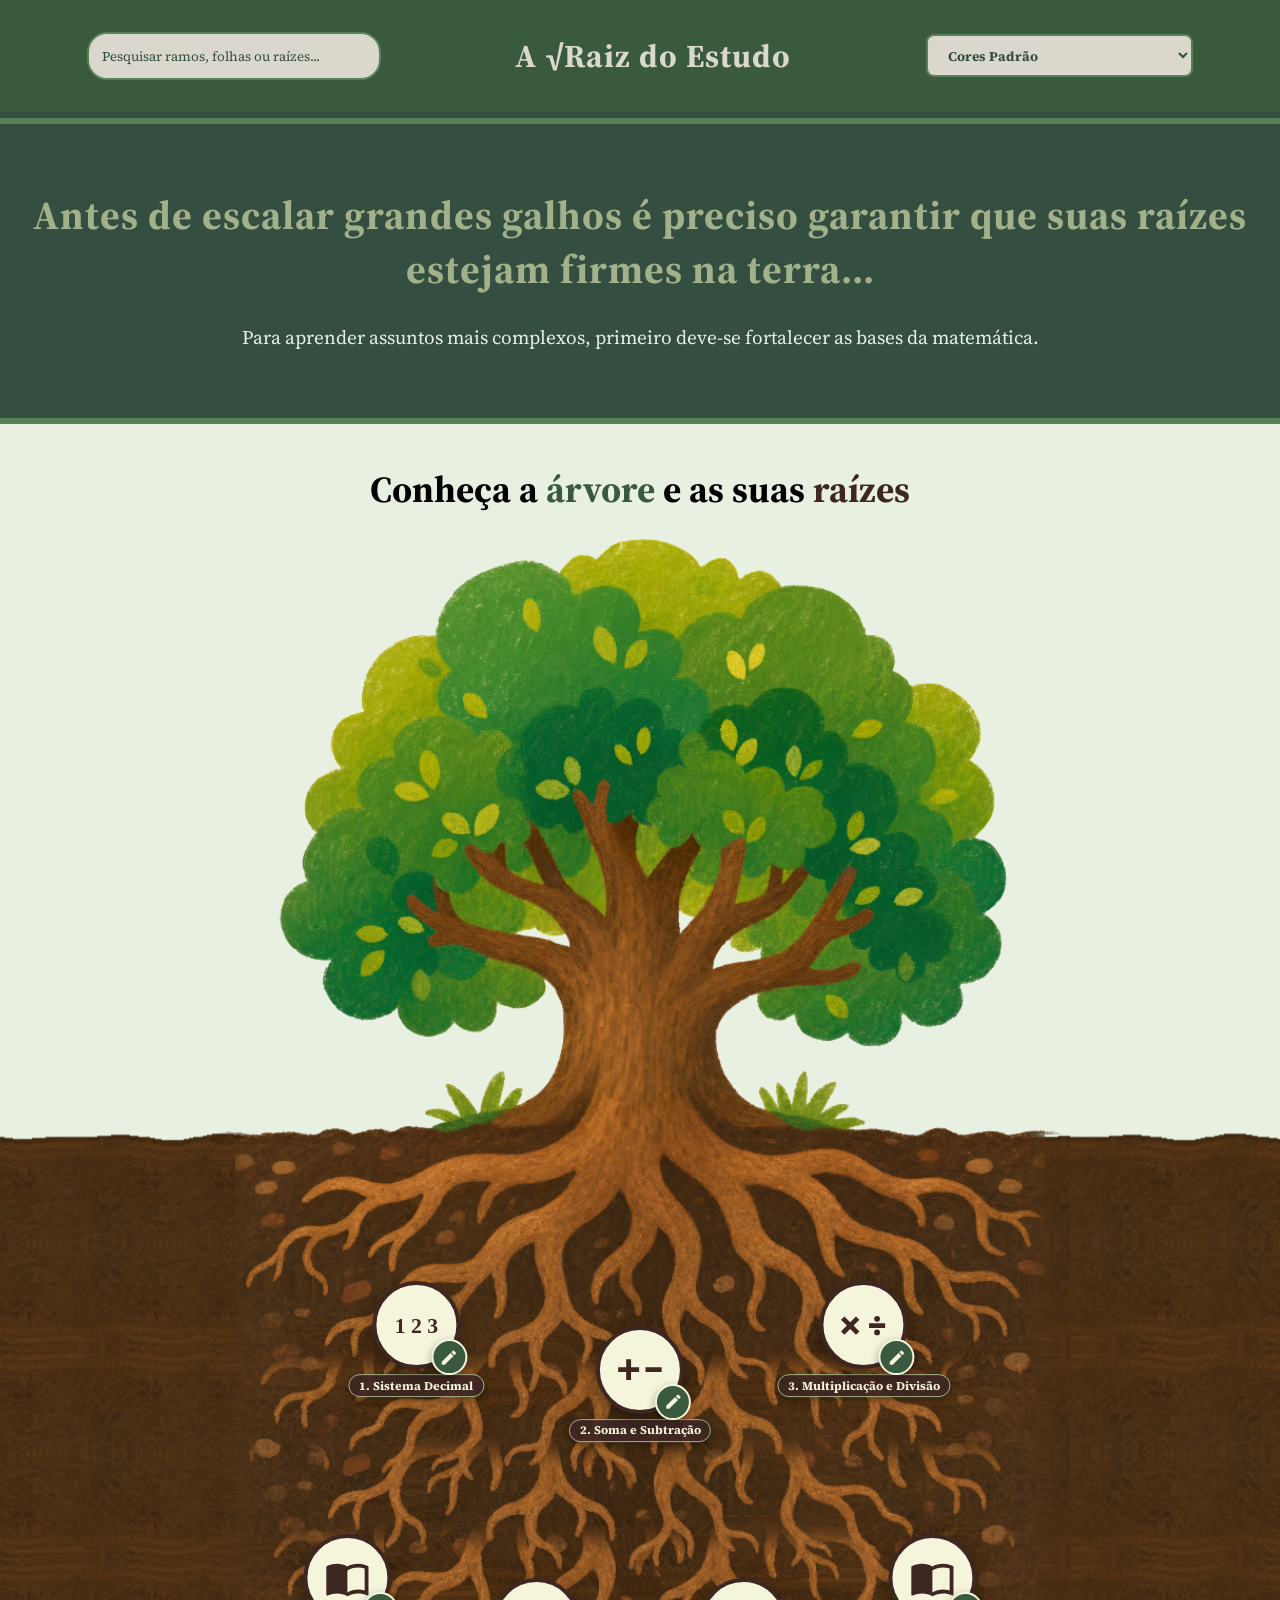
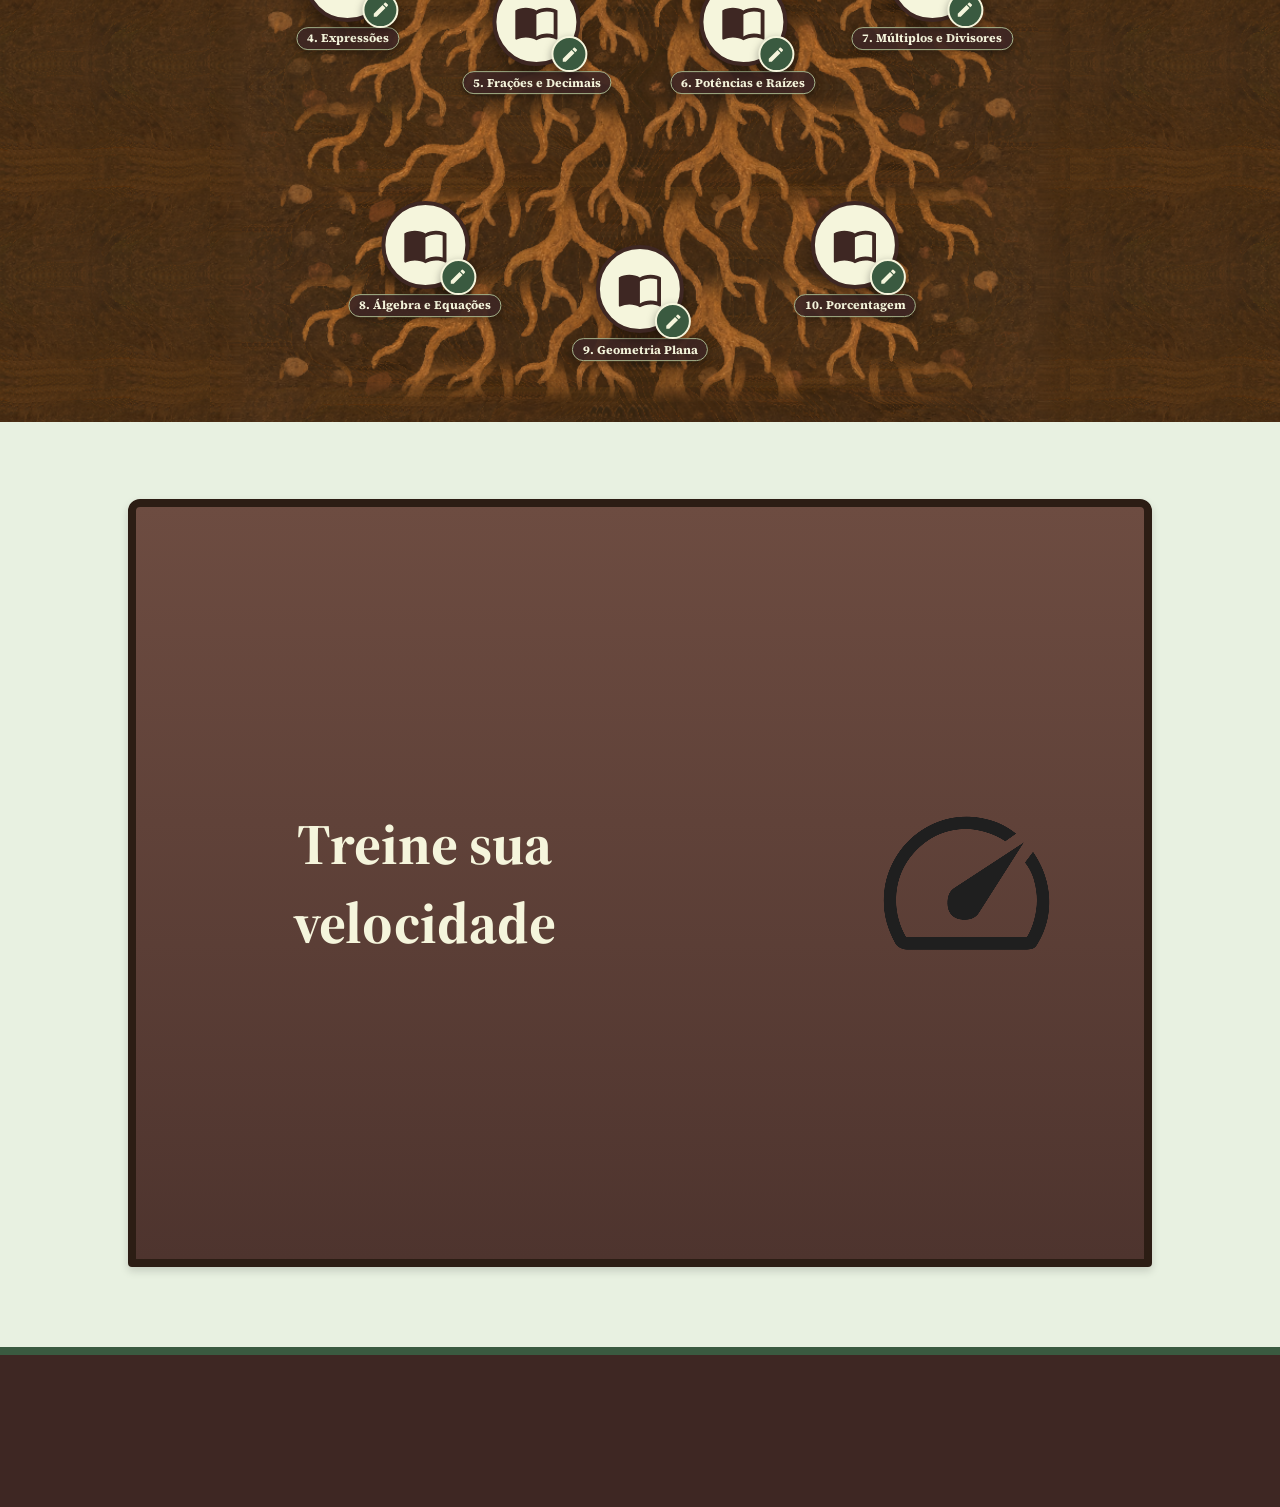
<file: index.html>
<!DOCTYPE html>
<html lang="pt-br">
<head>
    <meta charset="UTF-8">
    <meta name="viewport" content="width=device-width, initial-scale=1.0">
    <title>A √Raiz do Estudo</title>
    <script src="js/script.js" defer></script>
    <link rel="stylesheet" href="css/style.css">
</head>
<body>
    <header>
        <input type="search" placeholder="Pesquisar ramos, folhas ou raízes..." id="pesquisar" aria-label="Pesquisar módulos">
        <a href="index.html" class="logo">
            <h1>A √Raiz do Estudo</h1>
        </a>
        <div></div>
    </header>
    <aside id="sobre">
    </aside>
    <main class="main-arvore">
        <h1>Conheça a <span class="texto-destaque-arvore">árvore</span> e as suas <span class="texto-destaque-raizes">raízes</span></h1>

        <section class="arvore-modulos" id="arvore-modulos" aria-label="Árvore de Módulos">
            <div class="arvore-palco">
                <picture class="arvore-picture">
                    <source media="(max-width: 1024px)" srcset="img/arvore-vertical.png">
                    <img src="img/Design sem nome.png" alt="Ilustração de uma árvore frondosa com suas raízes profundas na terra" class="arvore-imagem">
                </picture>

                <div class="no-raiz no-raiz-1 no-raiz-esquerda" data-nome="Módulo 1 Base Fundamentos Sistema Decimal Classes Ordens Pascalina 1 2 3">
                    <div class="circulo-modulo-wrapper">
                        <a href="modulos/modulo1.html" class="circulo-modulo" aria-label="Acessar aula do Módulo 1: Sistema Decimal">
                            <svg viewBox="0 0 36 24" aria-hidden="true" class="icone-assunto-largo">
                                <text x="18" y="16.5" text-anchor="middle" font-family="Georgia, serif" font-size="13.5" font-weight="bold" fill="currentColor">1 2 3</text>
                            </svg>
                        </a>
                        <a href="modulos/modulo1.html?etapa=exercicios" class="opcao-exercicios-circulo" title="Exercícios do Módulo 1" aria-label="Ir direto para os exercícios do Módulo 1">
                            <svg viewBox="0 0 24 24" aria-hidden="true">
                                <path d="M3 17.25V21h3.75L17.81 9.94l-3.75-3.75L3 17.25zM20.71 7.04a.996.996 0 0 0 0-1.41l-2.34-2.34a.996.996 0 0 0-1.41 0l-1.83 1.83 3.75 3.75 1.83-1.83z"/>
                            </svg>
                        </a>
                    </div>
                    <div class="rotulo-no-raiz">
                        <strong>1 2 3... (Sistema Decimal)</strong>
                        <div class="acoes-no-raiz">
                            <a href="modulos/modulo1.html">Teoria</a>
                            <a href="modulos/modulo1.html?etapa=exercicios">Exercícios</a>
                        </div>
                    </div>
                </div>

                <div class="no-raiz no-raiz-2" data-nome="Módulo 2 Adição e Subtração">
                    <div class="circulo-modulo-wrapper">
                        <a href="modulos/modulo2.html" class="circulo-modulo" aria-label="Acessar Módulo 2: Soma e Subtração">
                            <svg viewBox="0 0 36 24" aria-hidden="true" class="icone-assunto-largo">
                                <path d="M9.5 5.5v5h-5v3h5v5h3v-5h5v-3h-5v-5h-3zm12 5v3h10v-3h-10z"/>
                            </svg>
                        </a>
                        <a href="modulos/modulo2.html?etapa=exercicios" class="opcao-exercicios-circulo" title="Exercícios do Módulo 2" aria-label="Ir direto para os exercícios do Módulo 2">
                            <svg viewBox="0 0 24 24" aria-hidden="true">
                                <path d="M3 17.25V21h3.75L17.81 9.94l-3.75-3.75L3 17.25zM20.71 7.04a.996.996 0 0 0 0-1.41l-2.34-2.34a.996.996 0 0 0-1.41 0l-1.83 1.83 3.75 3.75 1.83-1.83z"/>
                            </svg>
                        </a>
                    </div>
                    <div class="rotulo-no-raiz">
                        <strong>Módulo 2: Soma e Subtração</strong>
                        <div class="acoes-no-raiz">
                            <a href="modulos/modulo1.html">Teoria</a>
                            <a href="modulos/modulo1.html?etapa=exercicios">Exercícios</a>
                        </div>
                    </div>
                </div>

                <div class="no-raiz no-raiz-3 no-raiz-direita" data-nome="Módulo 3 Multiplicação e Divisão Tabuada">
                    <div class="circulo-modulo-wrapper">
                        <a href="#arvore-modulos" class="circulo-modulo" aria-label="Acessar Módulo 3: Multiplicação e Divisão">
                            <svg viewBox="0 0 36 24" aria-hidden="true" class="icone-assunto-largo">
                                <path d="M6.2 6.3L4.1 8.4 7.7 12l-3.6 3.6 2.1 2.1 3.6-3.6 3.6 3.6 2.1-2.1L11.9 12l3.6-3.6-2.1-2.1-3.6 3.6-3.6-3.6zM21.5 10.5v3h10v-3h-10zm5-4.5a1.8 1.8 0 1 0 0 3.6 1.8 1.8 0 0 0 0-3.6zm0 8.4a1.8 1.8 0 1 0 0 3.6 1.8 1.8 0 0 0 0-3.6z"/>
                            </svg>
                        </a>
                        <a href="modulos/modulo1.html?etapa=exercicios" class="opcao-exercicios-circulo" title="Exercícios do Módulo 3" aria-label="Ir direto para os exercícios do Módulo 3">
                            <svg viewBox="0 0 24 24" aria-hidden="true">
                                <path d="M3 17.25V21h3.75L17.81 9.94l-3.75-3.75L3 17.25zM20.71 7.04a.996.996 0 0 0 0-1.41l-2.34-2.34a.996.996 0 0 0-1.41 0l-1.83 1.83 3.75 3.75 1.83-1.83z"/>
                            </svg>
                        </a>
                    </div>
                    <div class="rotulo-no-raiz">
                        <strong>Módulo 3: Multiplicação e Divisão</strong>
                        <div class="acoes-no-raiz">
                            <a href="#arvore-modulos">Em Breve</a>
                            <a href="modulos/modulo1.html?etapa=exercicios">Exercícios</a>
                        </div>
                    </div>
                </div>

                <div class="no-raiz no-raiz-4 no-raiz-esquerda" data-nome="Módulo 4 Expressões Numéricas Ordem das Operações">
                    <div class="circulo-modulo-wrapper">
                        <a href="#arvore-modulos" class="circulo-modulo" aria-label="Acessar Módulo 4: Expressões Numéricas">
                            <svg viewBox="0 0 24 24" aria-hidden="true">
                                <path d="M21 5c-1.11-.35-2.33-.5-3.5-.5-1.95 0-4.05.4-5.5 1.5-1.45-1.1-3.55-1.5-5.5-1.5S2.45 4.9 1 6v14.65c0 .25.25.5.5.5.1 0 .15-.05.25-.05C3.1 20.45 5.05 20 6.5 20c1.95 0 4.05.4 5.5 1.5 1.35-.85 3.8-1.5 5.5-1.5 1.65 0 3.35.3 4.75 1.05.1.05.15.05.25.05.25 0 .5-.25.5-.5V6c-.6-.45-1.25-.75-2-1zm0 13.5c-1.1-.35-2.3-.5-3.5-.5-1.7 0-4.15.65-5.5 1.5V8c1.35-.85 3.8-1.5 5.5-1.5 1.2 0 2.4.15 3.5.5v11.5z"/>
                            </svg>
                        </a>
                        <a href="modulos/modulo1.html?etapa=exercicios" class="opcao-exercicios-circulo" title="Exercícios do Módulo 4" aria-label="Ir direto para os exercícios do Módulo 4">
                            <svg viewBox="0 0 24 24" aria-hidden="true">
                                <path d="M3 17.25V21h3.75L17.81 9.94l-3.75-3.75L3 17.25zM20.71 7.04a.996.996 0 0 0 0-1.41l-2.34-2.34a.996.996 0 0 0-1.41 0l-1.83 1.83 3.75 3.75 1.83-1.83z"/>
                            </svg>
                        </a>
                    </div>
                    <div class="rotulo-no-raiz">
                        <strong>Módulo 4: Expressões</strong>
                        <div class="acoes-no-raiz">
                            <a href="#arvore-modulos">Em Breve</a>
                            <a href="modulos/modulo1.html?etapa=exercicios">Exercícios</a>
                        </div>
                    </div>
                </div>

                <div class="no-raiz no-raiz-5" data-nome="Módulo 5 Frações e Números Decimais">
                    <div class="circulo-modulo-wrapper">
                        <a href="#arvore-modulos" class="circulo-modulo" aria-label="Acessar Módulo 5: Frações e Decimais">
                            <svg viewBox="0 0 24 24" aria-hidden="true">
                                <path d="M21 5c-1.11-.35-2.33-.5-3.5-.5-1.95 0-4.05.4-5.5 1.5-1.45-1.1-3.55-1.5-5.5-1.5S2.45 4.9 1 6v14.65c0 .25.25.5.5.5.1 0 .15-.05.25-.05C3.1 20.45 5.05 20 6.5 20c1.95 0 4.05.4 5.5 1.5 1.35-.85 3.8-1.5 5.5-1.5 1.65 0 3.35.3 4.75 1.05.1.05.15.05.25.05.25 0 .5-.25.5-.5V6c-.6-.45-1.25-.75-2-1zm0 13.5c-1.1-.35-2.3-.5-3.5-.5-1.7 0-4.15.65-5.5 1.5V8c1.35-.85 3.8-1.5 5.5-1.5 1.2 0 2.4.15 3.5.5v11.5z"/>
                            </svg>
                        </a>
                        <a href="modulos/modulo1.html?etapa=exercicios" class="opcao-exercicios-circulo" title="Exercícios do Módulo 5" aria-label="Ir direto para os exercícios do Módulo 5">
                            <svg viewBox="0 0 24 24" aria-hidden="true">
                                <path d="M3 17.25V21h3.75L17.81 9.94l-3.75-3.75L3 17.25zM20.71 7.04a.996.996 0 0 0 0-1.41l-2.34-2.34a.996.996 0 0 0-1.41 0l-1.83 1.83 3.75 3.75 1.83-1.83z"/>
                            </svg>
                        </a>
                    </div>
                    <div class="rotulo-no-raiz">
                        <strong>Módulo 5: Frações e Decimais</strong>
                        <div class="acoes-no-raiz">
                            <a href="#arvore-modulos">Em Breve</a>
                            <a href="modulos/modulo1.html?etapa=exercicios">Exercícios</a>
                        </div>
                    </div>
                </div>

                <div class="no-raiz no-raiz-6" data-nome="Módulo 6 Potenciação e Radiciação Raiz Quadrada">
                    <div class="circulo-modulo-wrapper">
                        <a href="#arvore-modulos" class="circulo-modulo" aria-label="Acessar Módulo 6: Potências e Raízes">
                            <svg viewBox="0 0 24 24" aria-hidden="true">
                                <path d="M21 5c-1.11-.35-2.33-.5-3.5-.5-1.95 0-4.05.4-5.5 1.5-1.45-1.1-3.55-1.5-5.5-1.5S2.45 4.9 1 6v14.65c0 .25.25.5.5.5.1 0 .15-.05.25-.05C3.1 20.45 5.05 20 6.5 20c1.95 0 4.05.4 5.5 1.5 1.35-.85 3.8-1.5 5.5-1.5 1.65 0 3.35.3 4.75 1.05.1.05.15.05.25.05.25 0 .5-.25.5-.5V6c-.6-.45-1.25-.75-2-1zm0 13.5c-1.1-.35-2.3-.5-3.5-.5-1.7 0-4.15.65-5.5 1.5V8c1.35-.85 3.8-1.5 5.5-1.5 1.2 0 2.4.15 3.5.5v11.5z"/>
                            </svg>
                        </a>
                        <a href="modulos/modulo1.html?etapa=exercicios" class="opcao-exercicios-circulo" title="Exercícios do Módulo 6" aria-label="Ir direto para os exercícios do Módulo 6">
                            <svg viewBox="0 0 24 24" aria-hidden="true">
                                <path d="M3 17.25V21h3.75L17.81 9.94l-3.75-3.75L3 17.25zM20.71 7.04a.996.996 0 0 0 0-1.41l-2.34-2.34a.996.996 0 0 0-1.41 0l-1.83 1.83 3.75 3.75 1.83-1.83z"/>
                            </svg>
                        </a>
                    </div>
                    <div class="rotulo-no-raiz">
                        <strong>Módulo 6: Potências e Raízes</strong>
                        <div class="acoes-no-raiz">
                            <a href="#arvore-modulos">Em Breve</a>
                            <a href="modulos/modulo1.html?etapa=exercicios">Exercícios</a>
                        </div>
                    </div>
                </div>

                <div class="no-raiz no-raiz-7 no-raiz-direita" data-nome="Módulo 7 Múltiplos Divisores MMC MDC">
                    <div class="circulo-modulo-wrapper">
                        <a href="#arvore-modulos" class="circulo-modulo" aria-label="Acessar Módulo 7: Múltiplos e Divisores">
                            <svg viewBox="0 0 24 24" aria-hidden="true">
                                <path d="M21 5c-1.11-.35-2.33-.5-3.5-.5-1.95 0-4.05.4-5.5 1.5-1.45-1.1-3.55-1.5-5.5-1.5S2.45 4.9 1 6v14.65c0 .25.25.5.5.5.1 0 .15-.05.25-.05C3.1 20.45 5.05 20 6.5 20c1.95 0 4.05.4 5.5 1.5 1.35-.85 3.8-1.5 5.5-1.5 1.65 0 3.35.3 4.75 1.05.1.05.15.05.25.05.25 0 .5-.25.5-.5V6c-.6-.45-1.25-.75-2-1zm0 13.5c-1.1-.35-2.3-.5-3.5-.5-1.7 0-4.15.65-5.5 1.5V8c1.35-.85 3.8-1.5 5.5-1.5 1.2 0 2.4.15 3.5.5v11.5z"/>
                            </svg>
                        </a>
                        <a href="modulos/modulo1.html?etapa=exercicios" class="opcao-exercicios-circulo" title="Exercícios do Módulo 7" aria-label="Ir direto para os exercícios do Módulo 7">
                            <svg viewBox="0 0 24 24" aria-hidden="true">
                                <path d="M3 17.25V21h3.75L17.81 9.94l-3.75-3.75L3 17.25zM20.71 7.04a.996.996 0 0 0 0-1.41l-2.34-2.34a.996.996 0 0 0-1.41 0l-1.83 1.83 3.75 3.75 1.83-1.83z"/>
                            </svg>
                        </a>
                    </div>
                    <div class="rotulo-no-raiz">
                        <strong>Módulo 7: Múltiplos e Divisores</strong>
                        <div class="acoes-no-raiz">
                            <a href="#arvore-modulos">Em Breve</a>
                            <a href="modulos/modulo1.html?etapa=exercicios">Exercícios</a>
                        </div>
                    </div>
                </div>

                <div class="no-raiz no-raiz-8 no-raiz-esquerda" data-nome="Módulo 8 Álgebra e Equações do 1º Grau">
                    <div class="circulo-modulo-wrapper">
                        <a href="#arvore-modulos" class="circulo-modulo" aria-label="Acessar Módulo 8: Álgebra e Equações">
                            <svg viewBox="0 0 24 24" aria-hidden="true">
                                <path d="M21 5c-1.11-.35-2.33-.5-3.5-.5-1.95 0-4.05.4-5.5 1.5-1.45-1.1-3.55-1.5-5.5-1.5S2.45 4.9 1 6v14.65c0 .25.25.5.5.5.1 0 .15-.05.25-.05C3.1 20.45 5.05 20 6.5 20c1.95 0 4.05.4 5.5 1.5 1.35-.85 3.8-1.5 5.5-1.5 1.65 0 3.35.3 4.75 1.05.1.05.15.05.25.05.25 0 .5-.25.5-.5V6c-.6-.45-1.25-.75-2-1zm0 13.5c-1.1-.35-2.3-.5-3.5-.5-1.7 0-4.15.65-5.5 1.5V8c1.35-.85 3.8-1.5 5.5-1.5 1.2 0 2.4.15 3.5.5v11.5z"/>
                            </svg>
                        </a>
                        <a href="modulos/modulo1.html?etapa=exercicios" class="opcao-exercicios-circulo" title="Exercícios do Módulo 8" aria-label="Ir direto para os exercícios do Módulo 8">
                            <svg viewBox="0 0 24 24" aria-hidden="true">
                                <path d="M3 17.25V21h3.75L17.81 9.94l-3.75-3.75L3 17.25zM20.71 7.04a.996.996 0 0 0 0-1.41l-2.34-2.34a.996.996 0 0 0-1.41 0l-1.83 1.83 3.75 3.75 1.83-1.83z"/>
                            </svg>
                        </a>
                    </div>
                    <div class="rotulo-no-raiz">
                        <strong>Módulo 8: Álgebra e Equações</strong>
                        <div class="acoes-no-raiz">
                            <a href="#arvore-modulos">Em Breve</a>
                            <a href="modulos/modulo1.html?etapa=exercicios">Exercícios</a>
                        </div>
                    </div>
                </div>

                <div class="no-raiz no-raiz-9" data-nome="Módulo 9 Geometria Plana Áreas Perímetros Pitágoras">
                    <div class="circulo-modulo-wrapper">
                        <a href="#arvore-modulos" class="circulo-modulo" aria-label="Acessar Módulo 9: Geometria Plana">
                            <svg viewBox="0 0 24 24" aria-hidden="true">
                                <path d="M21 5c-1.11-.35-2.33-.5-3.5-.5-1.95 0-4.05.4-5.5 1.5-1.45-1.1-3.55-1.5-5.5-1.5S2.45 4.9 1 6v14.65c0 .25.25.5.5.5.1 0 .15-.05.25-.05C3.1 20.45 5.05 20 6.5 20c1.95 0 4.05.4 5.5 1.5 1.35-.85 3.8-1.5 5.5-1.5 1.65 0 3.35.3 4.75 1.05.1.05.15.05.25.05.25 0 .5-.25.5-.5V6c-.6-.45-1.25-.75-2-1zm0 13.5c-1.1-.35-2.3-.5-3.5-.5-1.7 0-4.15.65-5.5 1.5V8c1.35-.85 3.8-1.5 5.5-1.5 1.2 0 2.4.15 3.5.5v11.5z"/>
                            </svg>
                        </a>
                        <a href="modulos/modulo1.html?etapa=exercicios" class="opcao-exercicios-circulo" title="Exercícios do Módulo 9" aria-label="Ir direto para os exercícios do Módulo 9">
                            <svg viewBox="0 0 24 24" aria-hidden="true">
                                <path d="M3 17.25V21h3.75L17.81 9.94l-3.75-3.75L3 17.25zM20.71 7.04a.996.996 0 0 0 0-1.41l-2.34-2.34a.996.996 0 0 0-1.41 0l-1.83 1.83 3.75 3.75 1.83-1.83z"/>
                            </svg>
                        </a>
                    </div>
                    <div class="rotulo-no-raiz">
                        <strong>Módulo 9: Geometria Plana</strong>
                        <div class="acoes-no-raiz">
                            <a href="#arvore-modulos">Em Breve</a>
                            <a href="modulos/modulo1.html?etapa=exercicios">Exercícios</a>
                        </div>
                    </div>
                </div>

                <div class="no-raiz no-raiz-10 no-raiz-direita" data-nome="Módulo 10 Proporção e Porcentagem Regra de Três">
                    <div class="circulo-modulo-wrapper">
                        <a href="#arvore-modulos" class="circulo-modulo" aria-label="Acessar Módulo 10: Proporção e Porcentagem">
                            <svg viewBox="0 0 24 24" aria-hidden="true">
                                <path d="M21 5c-1.11-.35-2.33-.5-3.5-.5-1.95 0-4.05.4-5.5 1.5-1.45-1.1-3.55-1.5-5.5-1.5S2.45 4.9 1 6v14.65c0 .25.25.5.5.5.1 0 .15-.05.25-.05C3.1 20.45 5.05 20 6.5 20c1.95 0 4.05.4 5.5 1.5 1.35-.85 3.8-1.5 5.5-1.5 1.65 0 3.35.3 4.75 1.05.1.05.15.05.25.05.25 0 .5-.25.5-.5V6c-.6-.45-1.25-.75-2-1zm0 13.5c-1.1-.35-2.3-.5-3.5-.5-1.7 0-4.15.65-5.5 1.5V8c1.35-.85 3.8-1.5 5.5-1.5 1.2 0 2.4.15 3.5.5v11.5z"/>
                            </svg>
                        </a>
                        <a href="modulos/modulo1.html?etapa=exercicios" class="opcao-exercicios-circulo" title="Exercícios do Módulo 10" aria-label="Ir direto para os exercícios do Módulo 10">
                            <svg viewBox="0 0 24 24" aria-hidden="true">
                                <path d="M3 17.25V21h3.75L17.81 9.94l-3.75-3.75L3 17.25zM20.71 7.04a.996.996 0 0 0 0-1.41l-2.34-2.34a.996.996 0 0 0-1.41 0l-1.83 1.83 3.75 3.75 1.83-1.83z"/>
                            </svg>
                        </a>
                    </div>
                    <div class="rotulo-no-raiz">
                        <strong>Módulo 10: Porcentagem</strong>
                        <div class="acoes-no-raiz">
                            <a href="#arvore-modulos">Em Breve</a>
                            <a href="modulos/modulo1.html?etapa=exercicios">Exercícios</a>
                        </div>
                    </div>
                </div>
            </div>
        </section>
    </main>
    <a href="sejaRapido.html">
        <div class="velocidade">
            <div>
                <h2>Treine sua velocidade</h2>
            </div>
            <img src="img/speed_200dp_1F1F1F_FILL0_wght400_GRAD0_opsz48.png" alt="Ícone de um velocímetro">
        </div>
    </a>
    <footer>
    </footer>
</body>
</html>
</file>
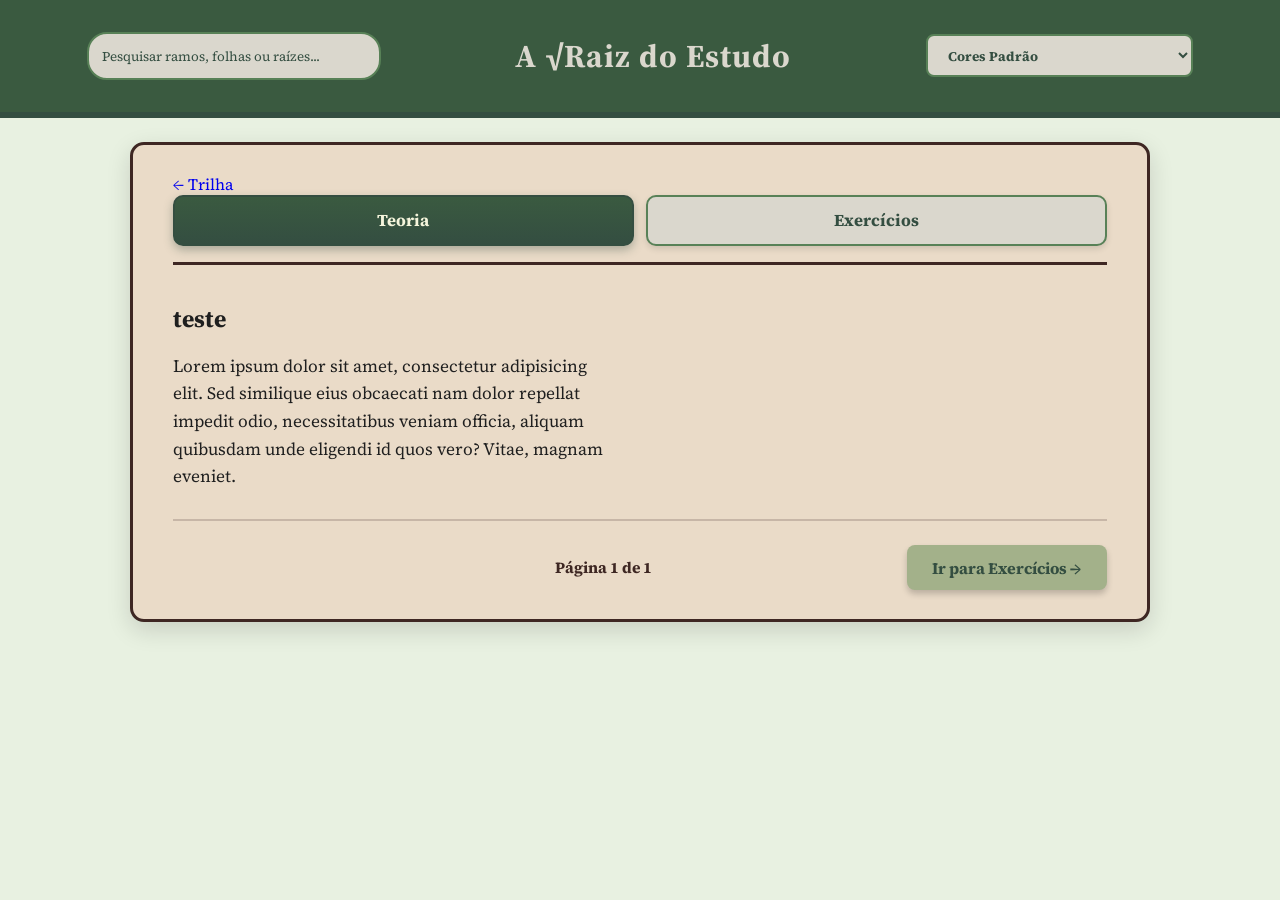
<file: preSet.html>
<!DOCTYPE html>
<html lang="pt-br">
<head>
    <meta charset="UTF-8">
    <meta name="viewport" content="width=device-width, initial-scale=1.0">
    <title>Nome do modulo</title>
    <link rel="stylesheet" href="../css/style.css">
    <link rel="stylesheet" href="../css/modulos.css">
    <script src="../js/script.js" defer></script>
    <script src="../js/modulos.js" defer></script>
</head>
<body class="pagina-modulo">
    <header>
        <input type="search" placeholder="Pesquisar ramos, folhas ou raízes..." id="pesquisar">
        <a href="../index.html" class="logo">
            <h1>A √Raiz do Estudo</h1>
        </a>
        <div></div>
    </header>

    <main class="modulo-main">
        <div class="modulo-quadro" data-paginas="1">
            <nav class="modulo-abas" role="tablist" aria-label="Etapas do Módulo 1">
                <button type="button" class="aba-btn ativa" id="aba-btn-teoria" role="tab" aria-selected="true" aria-controls="painel-teoria">
                    Teoria
                </button>
                <button type="button" class="aba-btn" id="aba-btn-exercicios" role="tab" aria-selected="false" aria-controls="painel-exercicios">
                    Exercícios
                </button>
            </nav>

            <div id="painel-teoria" class="painel-aba ativo" role="tabpanel" aria-labelledby="aba-btn-teoria">
                <div class="modulo-conteudo">
                    <section class="pagina ativa">
                        <div class="teoria">
                            <div class="teoria-texto">
                                <h2>teste</h2>
                                <p>Lorem ipsum dolor sit amet, consectetur adipisicing elit. Sed similique eius obcaecati nam dolor repellat impedit odio, necessitatibus veniam officia, aliquam quibusdam unde eligendi id quos vero? Vitae, magnam eveniet.</p>
                            </div>
                        </div>
                    </section>
                </div>

                <div class="modulo-botoes">
                    <button type="button" id="btn-voltar">Voltar</button>
                    <span id="indicador-pagina" class="indicador-pagina">Página 1 de 6</span>
                    <button type="button" id="btn-avancar">Avançar</button>
                </div>
            </div>

            <div id="painel-exercicios" class="painel-aba" role="tabpanel" aria-labelledby="aba-btn-exercicios">
                <div class="exercicios-wrapper">
                    

                    <div class="exercicios-rodape">
                        <button type="button" id="btn-questao-anterior">← Questão Anterior</button>
                        <button type="button" id="btn-proxima-questao">Próxima Questão →</button>
                    </div>
                </div>
            </div>
        </div>
    </main>
</body>
</html>
</file>
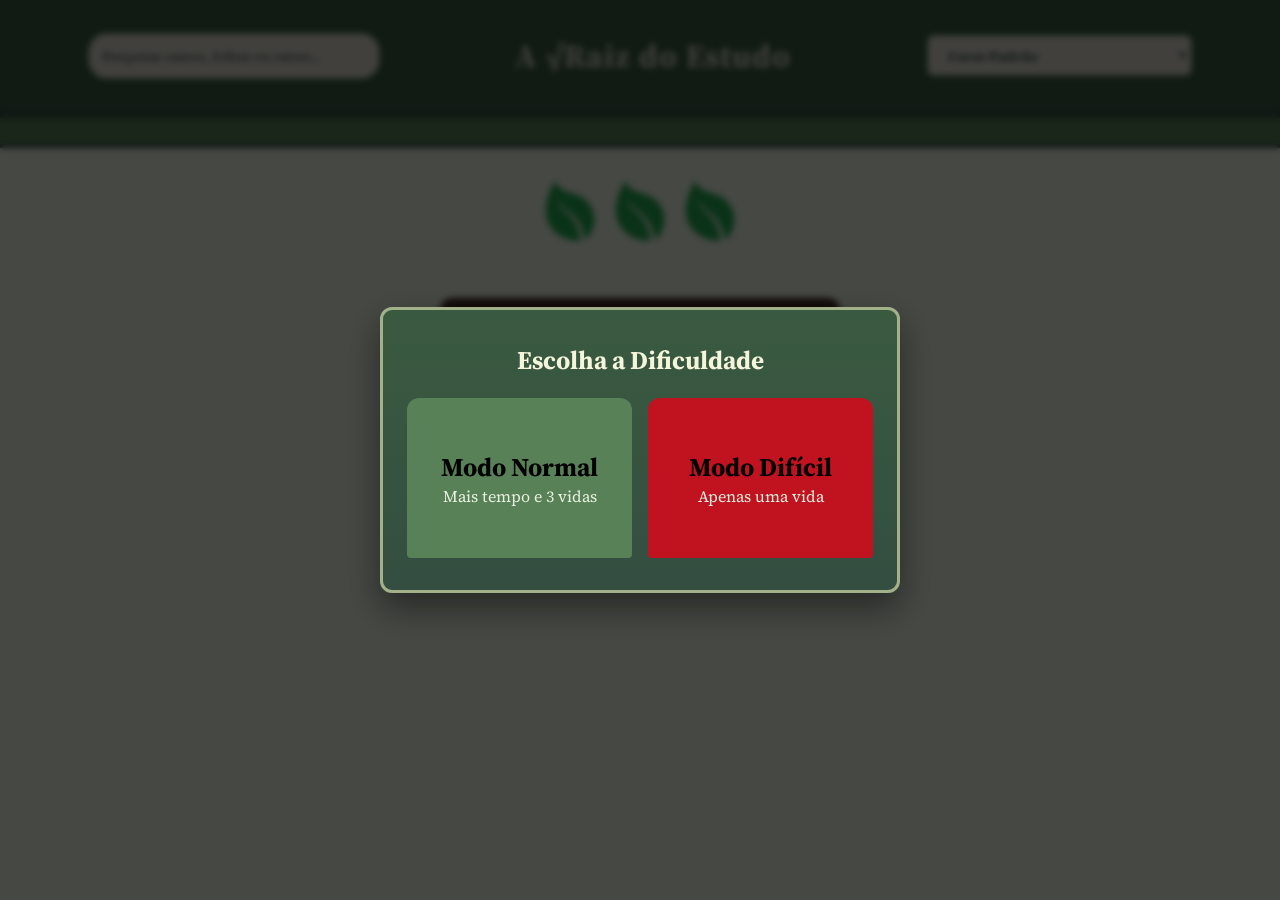
<file: sejaRapido.html>
<!DOCTYPE html>
<html lang="pt-br">
<head>
    <meta charset="UTF-8">
    <meta name="viewport" content="width=device-width, initial-scale=1.0">
    <title>Seja Rápido!</title>
    <link rel="stylesheet" href="css/style.css">
    <script src="js/velocidade.js" defer></script>
</head>
<body>
    <header>
        <input type="search" placeholder="Pesquisar ramos, folhas ou raízes..." id="pesquisar">
        <a href="index.html" class="logo">
            <h1>A √Raiz do Estudo</h1>
        </a>
        <div></div>
    </header>
    
    <div id="barra-container">
        <div id="barra-tempo"></div>
    </div>

    <div id="vidas">
        <img src="img/folhas-verdes-contornadas-e-planas - Copia.png" alt="Ícone de folha representando a vida" width="50em" class="folha">
        <img src="img/folhas-verdes-contornadas-e-planas - Copia.png" alt="Ícone de folha representando a vida" width="50em" class="folha">
        <img src="img/folhas-verdes-contornadas-e-planas - Copia.png" alt="Ícone de folha representando a vida" width="50em" class="folha">
    </div>

    <div id="velocidade">
        <div class="cardCurso">
            <div>
                <h2 id="nivel"></h2>
                <h3 id="recorde" style="display: none;"></h3>
            </div>
            <p id="questao"></p>
            <form id="formulario">
                <input type="text" id="resposta" autocomplete="off" required>
                <button type="submit" id="btn-responder">Responder</button>
            </form>
        </div>
    </div>
</body>
</html>
</file>
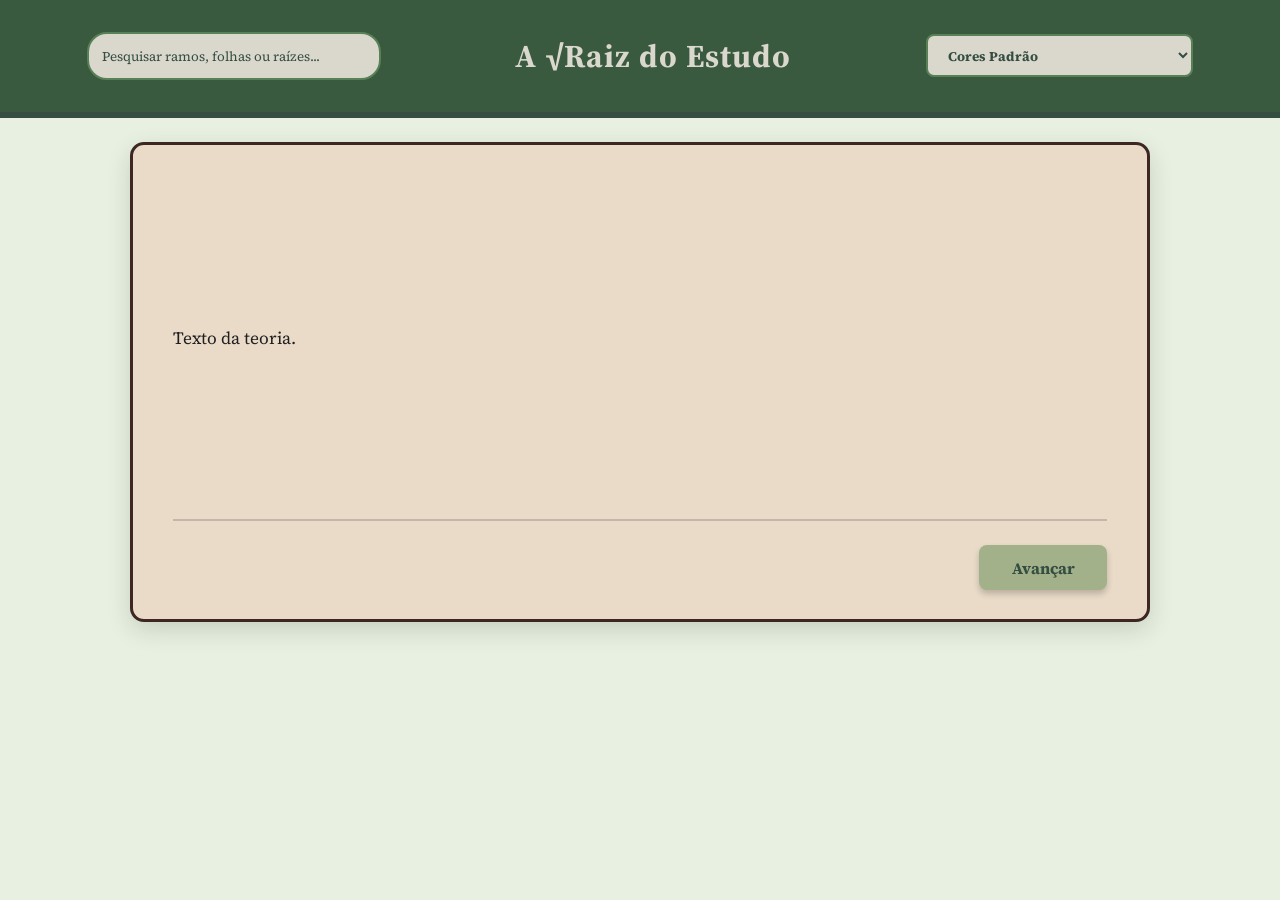
<file: modulos/modulo-base.html>
<!DOCTYPE html>
<html lang="pt-br">
<head>
    <meta charset="UTF-8">
    <meta name="viewport" content="width=device-width, initial-scale=1.0">
    <title>Módulo - A √Raiz do Estudo</title>
    <link rel="stylesheet" href="../css/style.css">
    <link rel="stylesheet" href="../css/modulos.css">
    <script src="../js/script.js" defer></script>
    <script src="../js/modulos.js" defer></script>
</head>
<body class="pagina-modulo">
    <header>
        <input type="search" placeholder="Pesquisar ramos, folhas ou raízes..." id="pesquisar">
        <a href="../index.html" class="logo">
            <h1>A √Raiz do Estudo</h1>
        </a>
        <div></div>
    </header>

    <main class="modulo-main">
        <div class="modulo-quadro" data-paginas="3">
            <div class="modulo-conteudo">
                <section class="pagina ativa">
                    <div class="teoria">
                        <div class="teoria-texto">
                            <p>Texto da teoria.</p>
                        </div>
                        <div class="teoria-imagem">
                            
                        </div>
                    </div>
                </section>

                <section class="pagina">
                    <div class="teoria">
                        <div class="teoria-texto">
                            <p>Texto da página 2.</p>
                        </div>
                        <div class="teoria-imagem">
                            
                        </div>
                    </div>
                </section>

                <section class="pagina">
                    <div class="interacao">
                        
                    </div>
                </section>
            </div>

            <div class="modulo-botoes">
                <button type="button" id="btn-voltar">Voltar</button>
                <button type="button" id="btn-avancar">Avançar</button>
            </div>
        </div>
    </main>
</body>
</html>
</file>
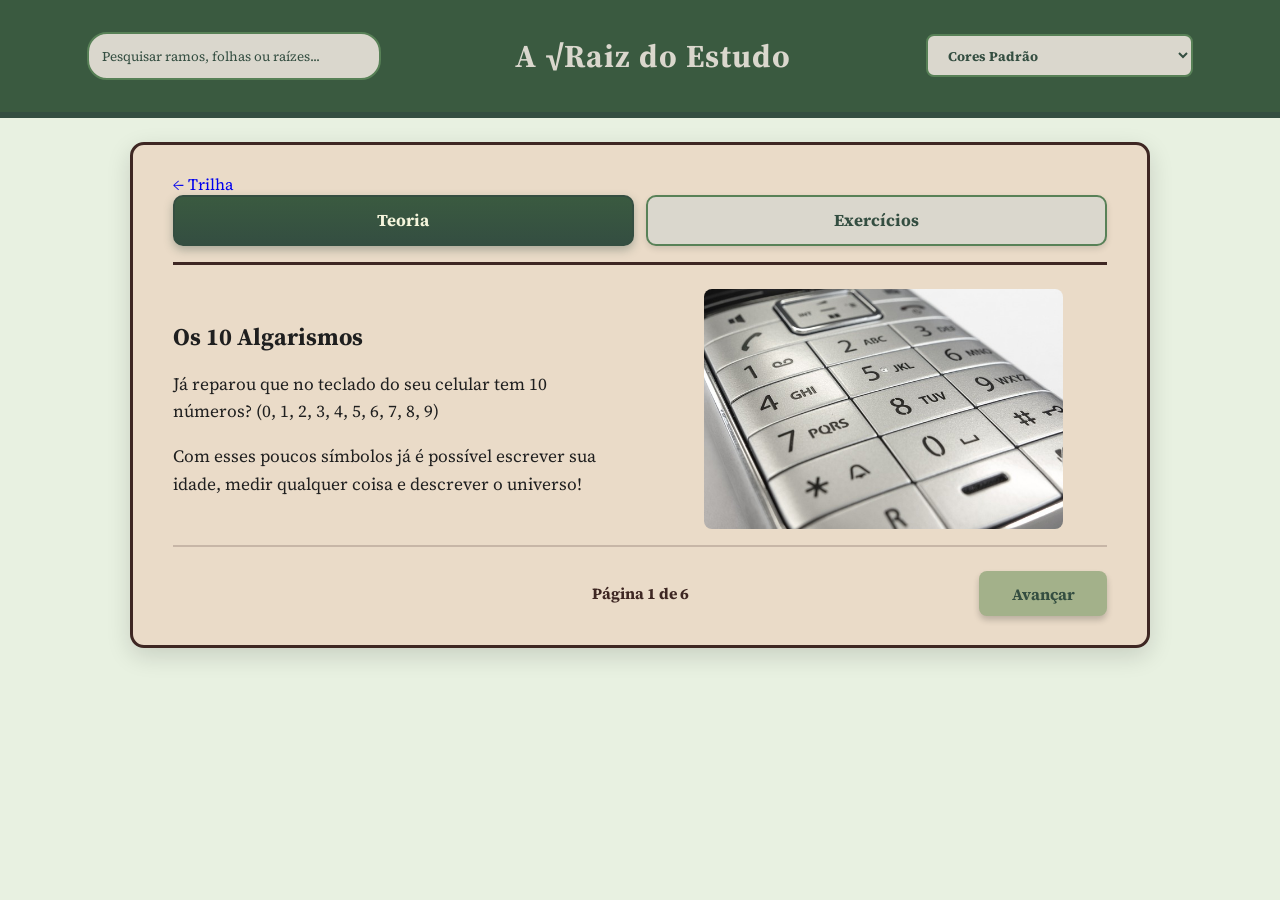
<file: modulos/modulo1.html>
<!DOCTYPE html>
<html lang="pt-br">
<head>
    <meta charset="UTF-8">
    <meta name="viewport" content="width=device-width, initial-scale=1.0">
    <title>Módulo 1: Sistema Decimal - A √Raiz do Estudo</title>
    <link rel="stylesheet" href="../css/style.css">
    <link rel="stylesheet" href="../css/modulos.css">
    <script src="../js/script.js" defer></script>
    <script src="../js/modulos.js" defer></script>
    <script src="../js/modulo1Interacao.js" defer></script>
</head>
<body class="pagina-modulo">
    <header>
        <input type="search" placeholder="Pesquisar ramos, folhas ou raízes..." id="pesquisar">
        <a href="../index.html" class="logo">
            <h1>A √Raiz do Estudo</h1>
        </a>
        <div></div>
    </header>

    <main class="modulo-main">
        <div class="modulo-quadro" data-paginas="6">
            <nav class="modulo-abas" role="tablist" aria-label="Etapas do Módulo 1">
                <button type="button" class="aba-btn ativa" id="aba-btn-teoria" role="tab" aria-selected="true" aria-controls="painel-teoria">
                    Teoria
                </button>
                <button type="button" class="aba-btn" id="aba-btn-exercicios" role="tab" aria-selected="false" aria-controls="painel-exercicios">
                    Exercícios
                </button>
            </nav>

            <div id="painel-teoria" class="painel-aba ativo" role="tabpanel" aria-labelledby="aba-btn-teoria">
                <div class="modulo-conteudo">
                    <section class="pagina ativa">
                        <div class="teoria">
                            <div class="teoria-texto">
                                <h2>Os 10 Algarismos</h2>
                                <p>Já reparou que no teclado do seu celular tem 10 números? (0, 1, 2, 3, 4, 5, 6, 7, 8, 9)</p>
                                <p>Com esses poucos símbolos já é possível escrever sua idade, medir qualquer coisa e descrever o universo!</p>
                            </div>
                            <div class="teoria-imagem">
                                <img src="../img/tecladoNumerico.jpg" alt="Teclado Numérico de um celular de botão, de 0 a 9.">
                            </div>
                        </div>
                    </section>

                    <section class="pagina">
                        <div class="teoria">
                            <div class="teoria-imagem">
                                <img src="../img/dedos.jpg" alt="A mão de um bebê tocando a de um adulto.">
                            </div>
                            <div class="teoria-texto">
                                <h2>Por que contamos de 10 em 10?</h2>
                                <p>A contagem até 10 veio da biologia do corpo humano: o número de dedos das nossas mãos!</p>
                                <p>Mas esta é apenas uma das maneiras de contar números, e o nome é <strong>Sistema Decimal</strong> (ou base 10).</p>
                            </div>
                        </div>
                    </section>

                    <section class="pagina">
                        <div class="teoria teoria-vertical">
                            <div class="teoria-imagem">
                                <img src="../img/tabela-ordem.jpg" alt="Imagem que descreve a ordem e as classes, da direita para a esquerda.">
                            </div>
                            <div class="teoria-texto" style="text-align: center;">
                                <h2>Ordens e Classes</h2>
                                <p>No <strong>Sistema Decimal</strong>, contamos as posições da <strong>direita para a esquerda</strong>: a cada dez unidades temos uma dezena (10), a cada dez dezenas temos uma centena (100), e a cada dez centenas temos um milhar (1.000). Estas são as <strong>ordens</strong>.</p>
                                <p>A cada grupo de <strong>três ordens</strong>, partimos para a próxima <strong>classe</strong> (Classe das Unidades Simples, Classe dos Milhares, Classe dos Milhões, Classe dos Bilhões...).</p>
                            </div>
                        </div>
                    </section>

                    <section class="pagina">
                        <div class="teoria">
                            <div class="teoria-texto">
                                <h2>A Pascalina</h2>
                                <p>
                                    A Pascalina foi a primeira calculadora mecânica do mundo, inventada pelo matemático e filósofo francês Blaise Pascal no século XVII. Esta máquina revolucionária foi projetada para realizar operações matemáticas simples, como adição e subtração no <strong>Sistema Decimal</strong>, de forma mais eficiente e rápida do que os métodos tradicionais.
                                </p>
                            </div>
                            <div class="teoria-imagem">
                                <img src="../img/calculadoraPascal.jpg" alt="Imagem da Pascalina, primeira calculadora mecânica feita por Pascal.">
                            </div>
                        </div>
                    </section>

                    <section class="pagina">
                        <div class="teoria">
                            <div class="teoria-imagem">
                                <img src="../img/blaisePascal.jpg" alt="Blaise Pascal, matemático e filósofo.">
                                <label>Blaise Pascal, matemático e filósofo.</label>
                            </div>
                            <div class="teoria-texto">
                                <h2>Como funcionam as engrenagens?</h2>
                                <p>
                                    Dentro da Pascalina, cada roda dentada representa uma <strong>ordem</strong>. Quando uma roda completa 10 passos (de 9 para 0), um pino empurra automaticamente a roda vizinha à esquerda em <strong>+1</strong> (o famoso <em>"vai um"</em>)!
                                </p>
                                <p>
                                    Na próxima página, experimente nossa simulação interativa da Pascalina explicando ludicamente <strong>Classes</strong> e <strong>Ordens</strong>!
                                </p>
                            </div>
                        </div>
                    </section>

                    <section class="pagina">
                        <div class="pascalina-secao">
                            <div class="pascalina-cabecalho">
                                <h2>A Pascalina — Classes e Ordens</h2>
                                <p>Clique nas setas para girar as rodas da máquina e passe o mouse (ou clique) nas <strong>Classes</strong> e <strong>Ordens</strong> para ver o que cada uma significa!</p>
                            </div>

                            <div class="interacao">
                                <div class="maquina" id="pascalina-teoria" aria-label="Pascalina com 2 classes e 6 ordens">
                                    <div class="grupo-classe" data-classe="2">
                                        <button type="button" class="badge-classe" data-classe-info="2" aria-label="Informações sobre a 2ª Classe: Classe dos Milhares">
                                            2ª Classe: Milhares
                                        </button>
                                        <div class="popup-pascalina-card popup-classe">
                                            <strong>2ª Classe — Milhares</strong>
                                            <span>Agrupa a 4ª, 5ª e 6ª ordens (de 1.000 até 999.000). Começa após o primeiro grupo de três ordens!</span>
                                        </div>

                                        <div class="filas-classe">
                                            <div class="fila" data-ordem="6" data-nome-ordem="Centena de Milhar" data-sigla="CM" data-fator="100000" data-classe-nome="2ª Classe (Milhares)">
                                                <button type="button" class="badge-ordem" aria-label="6ª Ordem: Centena de Milhar">6ª Ord.</button>
                                                <div class="popup-pascalina-card popup-ordem">
                                                    <strong>6ª Ordem: Centena de Milhar (CM)</strong>
                                                    <span class="popup-ordem-detalhe">Cada unidade aqui vale 100.000 (10 dezenas de milhar).</span>
                                                </div>
                                                <img src="../img/setaPraCima.png" alt="Aumentar 6ª ordem (Centena de Milhar)" class="seta-cima" role="button" tabindex="0">
                                                <p>0</p>
                                                <img src="../img/setaPraBaixo.png" alt="Diminuir 6ª ordem (Centena de Milhar)" class="seta-baixo" role="button" tabindex="0">
                                                <span class="sigla-ordem">CM</span>
                                            </div>

                                            <div class="fila" data-ordem="5" data-nome-ordem="Dezena de Milhar" data-sigla="DM" data-fator="10000" data-classe-nome="2ª Classe (Milhares)">
                                                <button type="button" class="badge-ordem" aria-label="5ª Ordem: Dezena de Milhar">5ª Ord.</button>
                                                <div class="popup-pascalina-card popup-ordem">
                                                    <strong>5ª Ordem: Dezena de Milhar (DM)</strong>
                                                    <span class="popup-ordem-detalhe">Cada unidade aqui vale 10.000 (10 unidades de milhar).</span>
                                                </div>
                                                <img src="../img/setaPraCima.png" alt="Aumentar 5ª ordem (Dezena de Milhar)" class="seta-cima" role="button" tabindex="0">
                                                <p>0</p>
                                                <img src="../img/setaPraBaixo.png" alt="Diminuir 5ª ordem (Dezena de Milhar)" class="seta-baixo" role="button" tabindex="0">
                                                <span class="sigla-ordem">DM</span>
                                            </div>

                                            <div class="fila" data-ordem="4" data-nome-ordem="Unidade de Milhar" data-sigla="UM" data-fator="1000" data-classe-nome="2ª Classe (Milhares)">
                                                <button type="button" class="badge-ordem" aria-label="4ª Ordem: Unidade de Milhar">4ª Ord.</button>
                                                <div class="popup-pascalina-card popup-ordem">
                                                    <strong>4ª Ordem: Unidade de Milhar (UM)</strong>
                                                    <span class="popup-ordem-detalhe">Cada unidade aqui vale 1.000 (10 centenas). Abre a Classe dos Milhares!</span>
                                                </div>
                                                <img src="../img/setaPraCima.png" alt="Aumentar 4ª ordem (Unidade de Milhar)" class="seta-cima" role="button" tabindex="0">
                                                <p>0</p>
                                                <img src="../img/setaPraBaixo.png" alt="Diminuir 4ª ordem (Unidade de Milhar)" class="seta-baixo" role="button" tabindex="0">
                                                <span class="sigla-ordem">UM</span>
                                            </div>
                                        </div>
                                    </div>

                                    <div class="separador-classes" aria-hidden="true" title="Separador entre a Classe dos Milhares e a Classe das Unidades Simples">.</div>

                                    <div class="grupo-classe" data-classe="1">
                                        <button type="button" class="badge-classe" data-classe-info="1" aria-label="Informações sobre a 1ª Classe: Classe das Unidades Simples">
                                            1ª Classe: Unidades Simples
                                        </button>
                                        <div class="popup-pascalina-card popup-classe">
                                            <strong>1ª Classe — Unidades Simples</strong>
                                            <span>Reúne as 3 primeiras ordens da direita para a esquerda: Unidade (1ª), Dezena (2ª) e Centena (3ª), de 0 a 999!</span>
                                        </div>

                                        <div class="filas-classe">
                                            <div class="fila" data-ordem="3" data-nome-ordem="Centena" data-sigla="C" data-fator="100" data-classe-nome="1ª Classe (Unidades Simples)">
                                                <button type="button" class="badge-ordem" aria-label="3ª Ordem: Centena">3ª Ord.</button>
                                                <div class="popup-pascalina-card popup-ordem">
                                                    <strong>3ª Ordem: Centenas (C)</strong>
                                                    <span class="popup-ordem-detalhe">Cada unidade aqui vale 100 (10 dezenas). Ao juntar 10 centenas, vai 1 para o Milhar!</span>
                                                </div>
                                                <img src="../img/setaPraCima.png" alt="Aumentar 3ª ordem (Centena)" class="seta-cima" role="button" tabindex="0">
                                                <p>0</p>
                                                <img src="../img/setaPraBaixo.png" alt="Diminuir 3ª ordem (Centena)" class="seta-baixo" role="button" tabindex="0">
                                                <span class="sigla-ordem">C</span>
                                            </div>

                                            <div class="fila" data-ordem="2" data-nome-ordem="Dezena" data-sigla="D" data-fator="10" data-classe-nome="1ª Classe (Unidades Simples)">
                                                <button type="button" class="badge-ordem" aria-label="2ª Ordem: Dezena">2ª Ord.</button>
                                                <div class="popup-pascalina-card popup-ordem">
                                                    <strong>2ª Ordem: Dezenas (D)</strong>
                                                    <span class="popup-ordem-detalhe">Cada unidade aqui vale 10 (10 unidades). Ao juntar 10 dezenas, vai 1 para a Centena!</span>
                                                </div>
                                                <img src="../img/setaPraCima.png" alt="Aumentar 2ª ordem (Dezena)" class="seta-cima" role="button" tabindex="0">
                                                <p>0</p>
                                                <img src="../img/setaPraBaixo.png" alt="Diminuir 2ª ordem (Dezena)" class="seta-baixo" role="button" tabindex="0">
                                                <span class="sigla-ordem">D</span>
                                            </div>

                                            <div class="fila" data-ordem="1" data-nome-ordem="Unidade" data-sigla="U" data-fator="1" data-classe-nome="1ª Classe (Unidades Simples)">
                                                <button type="button" class="badge-ordem" aria-label="1ª Ordem: Unidade">1ª Ord.</button>
                                                <div class="popup-pascalina-card popup-ordem">
                                                    <strong>1ª Ordem: Unidades (U)</strong>
                                                    <span class="popup-ordem-detalhe">A 1ª ordem começa na direita! Cada passo vale 1. Ao chegar em 10, gira para 0 e empurra +1 na Dezena!</span>
                                                </div>
                                                <img src="../img/setaPraCima.png" alt="Aumentar 1ª ordem (Unidade)" class="seta-cima" role="button" tabindex="0">
                                                <p>0</p>
                                                <img src="../img/setaPraBaixo.png" alt="Diminuir 1ª ordem (Unidade)" class="seta-baixo" role="button" tabindex="0">
                                                <span class="sigla-ordem">U</span>
                                            </div>
                                        </div>
                                    </div>
                                </div>
                            </div>

                            <div class="pascalina-painel-info">
                                <div class="pascalina-visor-geral">
                                    <span>Valor na Pascalina: <strong id="pascalina-valor-total">0</strong></span>
                                    <span id="pascalina-decomposicao-texto" class="pascalina-decomposicao">0 Unidades (1ª Classe: Unidades Simples)</span>
                                </div>
                                <div class="pascalina-acoes">
                                    <button type="button" id="btn-zerar-pascalina" class="btn-secundario-modulo">Zerar Pascalina</button>
                                </div>
                            </div>
                        </div>
                    </section>
                </div>

                <div class="modulo-botoes">
                    <button type="button" id="btn-voltar">Voltar</button>
                    <span id="indicador-pagina" class="indicador-pagina">Página 1 de 6</span>
                    <button type="button" id="btn-avancar">Avançar</button>
                </div>
            </div>

            <div id="painel-exercicios" class="painel-aba" role="tabpanel" aria-labelledby="aba-btn-exercicios">
                <div class="exercicios-wrapper">
                    <div class="exercicios-topo">
                        <div class="exercicios-status">
                            <span id="exercicio-progresso-texto" class="badge-progresso">Questão 1 de 20</span>
                            <span id="exercicio-tipo-badge" class="badge-tipo-questao">Troca de Ordem na Pascalina</span>
                            <span id="exercicio-placar" class="badge-placar">Acertos: 0 / 20</span>
                        </div>
                        <div class="exercicios-trilha" id="exercicios-trilha" aria-label="Navegação pelas 20 questões"></div>
                    </div>

                    <div class="exercicio-card" id="exercicio-card">
                        <h3 id="exercicio-titulo" class="exercicio-titulo">Questão 1</h3>
                        <p id="exercicio-enunciado" class="exercicio-enunciado"></p>

                        <div id="exercicio-quadro-visual" class="exercicio-quadro-visual" style="display: none;"></div>

                        <div id="exercicio-pascalina-area" class="exercicio-pascalina-area" style="display: none;">
                            <div class="exercicio-pascalina-instrucao">
                                <span id="exercicio-pascalina-dica">Gire as rodas da Pascalina para calcular!</span>
                                <button type="button" id="btn-resetar-pascalina-ex" class="btn-mini-pascalina">Voltar ao número inicial</button>
                            </div>

                            <div class="maquina maquina-compacta" id="pascalina-exercicio" aria-label="Pascalina interativa do exercício">
                                <div class="grupo-classe" data-classe="2">
                                    <div class="titulo-classe-compacto">2ª Classe: Milhares</div>
                                    <div class="filas-classe">
                                        <div class="fila" data-ordem="4" data-nome-ordem="Unidade de Milhar" data-sigla="UM" data-fator="1000">
                                            <span class="badge-ordem-mini">4ª Ord. (UM)</span>
                                            <img src="../img/setaPraCima.png" alt="Aumentar 4ª ordem (Unidade de Milhar)" class="seta-cima" role="button" tabindex="0">
                                            <p>0</p>
                                            <img src="../img/setaPraBaixo.png" alt="Diminuir 4ª ordem (Unidade de Milhar)" class="seta-baixo" role="button" tabindex="0">
                                        </div>
                                    </div>
                                </div>

                                <div class="separador-classes" aria-hidden="true">.</div>

                                <div class="grupo-classe" data-classe="1">
                                    <div class="titulo-classe-compacto">1ª Classe: Unidades Simples</div>
                                    <div class="filas-classe">
                                        <div class="fila" data-ordem="3" data-nome-ordem="Centena" data-sigla="C" data-fator="100">
                                            <span class="badge-ordem-mini">3ª Ord. (C)</span>
                                            <img src="../img/setaPraCima.png" alt="Aumentar 3ª ordem (Centena)" class="seta-cima" role="button" tabindex="0">
                                            <p>0</p>
                                            <img src="../img/setaPraBaixo.png" alt="Diminuir 3ª ordem (Centena)" class="seta-baixo" role="button" tabindex="0">
                                        </div>
                                        <div class="fila" data-ordem="2" data-nome-ordem="Dezena" data-sigla="D" data-fator="10">
                                            <span class="badge-ordem-mini">2ª Ord. (D)</span>
                                            <img src="../img/setaPraCima.png" alt="Aumentar 2ª ordem (Dezena)" class="seta-cima" role="button" tabindex="0">
                                            <p>0</p>
                                            <img src="../img/setaPraBaixo.png" alt="Diminuir 2ª ordem (Dezena)" class="seta-baixo" role="button" tabindex="0">
                                        </div>
                                        <div class="fila" data-ordem="1" data-nome-ordem="Unidade" data-sigla="U" data-fator="1">
                                            <span class="badge-ordem-mini">1ª Ord. (U)</span>
                                            <img src="../img/setaPraCima.png" alt="Aumentar 1ª ordem (Unidade)" class="seta-cima" role="button" tabindex="0">
                                            <p>0</p>
                                            <img src="../img/setaPraBaixo.png" alt="Diminuir 1ª ordem (Unidade)" class="seta-baixo" role="button" tabindex="0">
                                        </div>
                                    </div>
                                </div>
                            </div>

                            <div class="pascalina-ex-status">
                                <span>Número atual na Pascalina: <strong id="pascalina-ex-valor">0</strong></span>
                                <button type="button" id="btn-responder-pascalina" class="btn-destaque-modulo">Responder com a Pascalina</button>
                            </div>
                        </div>

                        <div id="exercicio-input-box" class="exercicio-input-box" style="display: none;">
                            <label for="exercicio-input-resposta">Digite sua resposta:</label>
                            <div class="exercicio-input-linha">
                                <input type="text" id="exercicio-input-resposta" placeholder="Digite o resultado..." autocomplete="off">
                                <button type="button" id="btn-verificar-input" class="btn-destaque-modulo">Responder</button>
                            </div>
                        </div>

                        <div id="exercicio-opcoes" class="exercicio-opcoes" style="display: none;"></div>

                        <div id="exercicio-feedback-inline" class="exercicio-feedback-inline" style="display: none;"></div>

                        <div id="exercicio-resumo-final" class="exercicio-resumo-final" style="display: none;"></div>
                    </div>

                    <div class="exercicios-rodape">
                        <button type="button" id="btn-questao-anterior">← Questão Anterior</button>
                        <button type="button" id="btn-proxima-questao">Próxima Questão →</button>
                    </div>
                </div>
            </div>
        </div>
    </main>
</body>
</html>
</file>
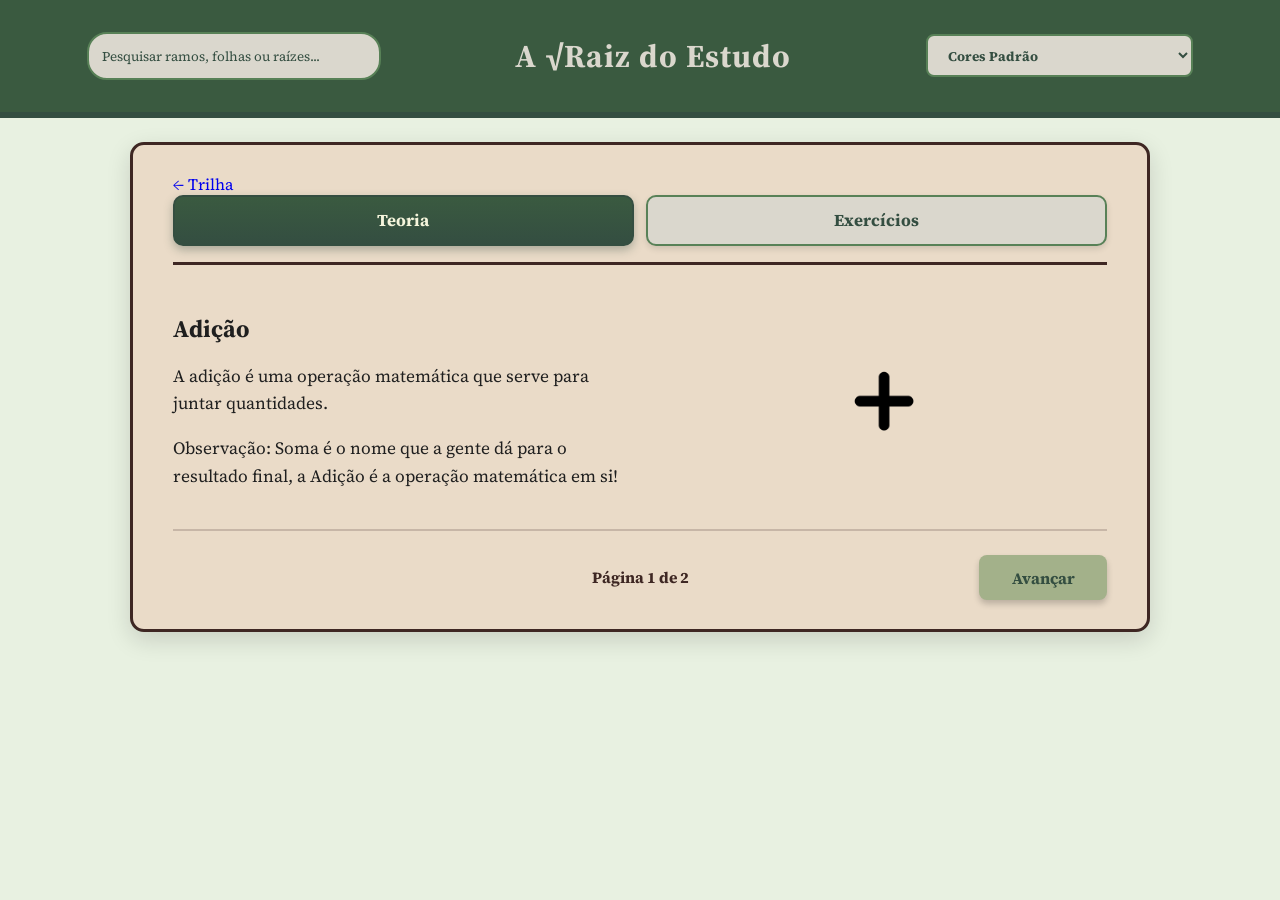
<file: modulos/modulo2.html>
<!DOCTYPE html>
<html lang="pt-br">
<head>
    <meta charset="UTF-8">
    <meta name="viewport" content="width=device-width, initial-scale=1.0">
    <title>Módulo 2: Adição e Subtração - A √Raiz do Estudo</title>
    <link rel="stylesheet" href="../css/style.css">
    <link rel="stylesheet" href="../css/modulos.css">
    <link rel="stylesheet" href="../css/modulo2.css">
    <script src="../js/script.js" defer></script>
    <script src="../js/modulos.js" defer></script>
    <script src="../js/modulo2Interacao.js" defer></script>
</head>
<body class="pagina-modulo">
    <header>
        <input type="search" placeholder="Pesquisar ramos, folhas ou raízes..." id="pesquisar">
        <a href="../index.html" class="logo">
            <h1>A √Raiz do Estudo</h1>
        </a>
        <div></div>
    </header>

    <main class="modulo-main">
        <div class="modulo-quadro" data-paginas="2">
            <nav class="modulo-abas" role="tablist" aria-label="Etapas do Módulo 1">
                <button type="button" class="aba-btn ativa" id="aba-btn-teoria" role="tab" aria-selected="true" aria-controls="painel-teoria">
                    Teoria
                </button>
                <button type="button" class="aba-btn" id="aba-btn-exercicios" role="tab" aria-selected="false" aria-controls="painel-exercicios">
                    Exercícios
                </button>
            </nav>

            <div id="painel-teoria" class="painel-aba ativo" role="tabpanel" aria-labelledby="aba-btn-teoria">
                <div class="modulo-conteudo">
                    <section class="pagina ativa">
                        <div class="teoria">
                            <div class="teoria-texto">
                                <h2>Adição</h2>
                                <p>A adição é uma operação matemática que serve para juntar quantidades.</p>
                                <p>Observação: Soma é o nome que a gente dá para o resultado final, a Adição é a operação matemática em si!</p>
                            </div>
                        
                            <div class="teoria-imagem">
                                <img src="../img/soma.png" width="100px" alt="Símbolo da adição, primeira operação fundamental da matemática">
                            </div>
                        </div>
                    </section>
                    <section class="pagina">
                        <div class="pascalina-cabecalho">
                            <h2>Picnic!</h2>
                            <p>Arraste as frutas até as cestas para descobrir o número total de frutas.</p>
                        </div>
                        <div class="interacao">
                            <div id="picnic">
                                <div class="pegarFrutas">
                                    <img src="../img/Fresh_Red_Apple_PNG_Clip_Art_Image.png" alt="Imagem de uma Maçã" width="100px" class="fruta">
                                    <img src="../img/Fresh_Red_Apple_PNG_Clip_Art_Image.png" alt="Imagem de uma Maçã" width="100px" class="fruta">
                                    <img src="../img/Fresh_Red_Apple_PNG_Clip_Art_Image.png" alt="Imagem de uma Maçã" width="100px" class="fruta">
                                    <img src="../img/Fresh_Red_Apple_PNG_Clip_Art_Image.png" alt="Imagem de uma Maçã" width="100px" class="fruta">
                                    <img src="../img/Fresh_Red_Apple_PNG_Clip_Art_Image.png" alt="Imagem de uma Maçã" width="100px" class="fruta">
                                    <img src="../img/Fresh_Red_Apple_PNG_Clip_Art_Image.png" alt="Imagem de uma Maçã" width="100px" class="fruta">
                                </div>
                                <div class="parcelas">
                                    <div class="cesta">
                                        <div class="cesta-interior"></div>
                                        <div class="cesta-tranca"></div>
                                    </div>
                                    <img src="../img/soma.png" width="100px" alt="Símbolo da adição, primeira operação fundamental da matemática">
                                    <div class="cesta">
                                        <div class="cesta-interior"></div>
                                        <div class="cesta-tranca"></div>
                                    </div>
                                </div>
                                <div class="soma">
                                    <div class="cesta">
                                        <div class="cesta-interior"></div>
                                        <div class="cesta-tranca"></div>
                                        
                                    </div>
                                    <p class="discP">Frutas: 0.</p>
                                </div>
                            </div>
                        </div>
                    </section>
                </div>

                <div class="modulo-botoes">
                    <button type="button" id="btn-voltar">Voltar</button>
                    <span id="indicador-pagina" class="indicador-pagina">Página 1 de 6</span>
                    <button type="button" id="btn-avancar">Avançar</button>
                </div>
            </div>

            <div id="painel-exercicios" class="painel-aba" role="tabpanel" aria-labelledby="aba-btn-exercicios">
                <div class="exercicios-wrapper">
                    

                    <div class="exercicios-rodape">
                        <button type="button" id="btn-questao-anterior">← Questão Anterior</button>
                        <button type="button" id="btn-proxima-questao">Próxima Questão →</button>
                    </div>
                </div>
            </div>
        </div>
    </main>
</body>
</html>
</file>
<file: css/style.css>
@import url('https://fonts.googleapis.com/css2?family=Source+Serif+4:wght@400;600;700&display=swap');

* {
    box-sizing: border-box;
    padding: 0;
    margin: 0;
}

body {
    font-family: 'Source Serif 4', Georgia, serif;
    background-color: #E8F1E1;
}

header {
    display: flex;
    justify-content: space-around;
    align-items: center;
    padding: 2rem;
    background-color: #3A5A40;
    border-bottom: 6px solid #344E41;
    flex-wrap: wrap;
    gap: 1.5rem;
    position: sticky;
    top: 0;
    z-index: 1000;
}

p {
    color: #E8F1E1;
}

.logo {
    text-decoration: none;
    color: #DAD7CD;
}

.logo h1 {
    font-size: 2rem;
    letter-spacing: 1px;
}

#pesquisar {
    padding: 0.8rem;
    border-radius: 20px;
    border: 2px solid #588157;
    width: 100%;
    max-width: 22em;
    background-color: #DAD7CD;
    outline: none;
    font-family: inherit;
}

#topo {
    max-height: 5em;
    height: 5em;
    display: flex;
    justify-content: center;
    align-items: center;
    max-width: 80vw;
    padding: 3em;
}

#timer {
    text-align: center;
    font-size: 2rem;
}

#pesquisar::placeholder {
    color: #344E41;
}

button {
    background-color: #A3B18A;
    border: none;
    border-radius: 8px;
    box-shadow: 0 4px 6px rgba(0, 0, 0, 0.2);
    transition: box-shadow 0.2s ease-in-out, filter 0.2s ease, transform 0.2s ease;
    padding: 1em 2em;
    cursor: pointer;
    color: #344E41;
    font-weight: bold;
    font-family: inherit;
}

button a {
    text-decoration: none;
    color: #344E41;
}

button:hover {
    box-shadow: 0 0 0 4px #DAD7CD, 0 4px 12px rgba(58, 90, 64, 0.4);
    filter: brightness(1.05);
    transform: scale(1.02);
}

main {
    display: flex;
    justify-content: center;
    margin: 2em;
    background-color: #E8F1E1;
}

#vidas {
    display: flex;
    justify-content: center;
    gap: 20px;
    padding: 2em;
}

.velocidade{
    display: flex;
    border: 8px solid rgb(44, 29, 20);
    border-radius: 12px 12px 4px 4px;
    box-shadow: 0 4px 8px rgba(0, 0, 0, 0.15);
    width: 100%;
    max-width: 22rem;
    height: 3rem;
    flex-direction: column;
    gap: 1.5em;
    align-items: center;
    justify-content: space-between;
    padding: 2em;
    transition: transform 0.3s ease, box-shadow 0.3s ease;
    text-align: center;
    background: linear-gradient(180deg, #6D4C41 0%, #4E342E 100%);
    margin: 0 auto;
}

.velocidade {
    max-width: 80vw;
    height: 48rem;
    flex-direction: row;
    justify-content: center;
    gap: 6em;
    cursor: pointer;
    margin: 2em auto;
}

.velocidade h2, .velocidade p{
    color: #F5F5DC;
}

.cardCurso {
    background-color: #3E2723;
    display: flex;
    flex-direction: column;
    align-items: center;
    padding: 2.5rem;
    border-radius: 12px 12px 4px 4px;
}

.cardCurso h2 {
    font-size: 1.6rem;
}

.velocidade {
    font-size: 2.4rem;
}

.cardCurso img {
    width: 12em;
    border-radius: 50%;
    border: 4px solid #A3B18A;
    object-fit: cover;
}

.cardCurso:hover, .velocidade:hover{
    transform: translateY(-8px);
    box-shadow: 0 12px 24px rgba(0, 0, 0, 0.25);
}

.cardCurso button, .carGrandeCurso button:hover{
    background-color: #DAD7CD;
    width: 100%;
}

.cardCurso button:hover, .velocidade button:hover{
    box-shadow: 0 0 0 4px #588157;
}

#sobre {
    background-color: #344E41;
    color: #DAD7CD;
    padding: 4rem 2rem;
    text-align: center;
    border-top: 6px solid #588157;
    border-bottom: 6px solid #588157;
}

#sobre h2 {
    font-size: 2.5rem;
    margin-bottom: 1.5rem;
    color: #A3B18A;
    letter-spacing: 1px;
}

#sobre p {
    font-size: 1.2rem;
    max-width: 800px;
    margin: 0 auto;
    line-height: 1.8;
}

footer {
    background-color: #3E2723;
    margin-top: 5em;
    width: 100%;
    min-height: 10em;
    border-top: 8px solid #3A5A40;
    display: flex;
    justify-content: center;
    align-items: center;
    padding: 2rem;
}

a {
    text-decoration: none;
}

#barra-container {
    width: 100%;
    height: 30px;
    background-color: #DAD7CD;
    border-bottom: 4px solid #344E41;
}

#barra-tempo {
    height: 100%;
    background-color: #588157;
    width: 100%;
    transition: width 1s linear;
}

#velocidade {
    display: flex;
    flex-direction: column;
    align-items: center;
    padding: 1.5rem 1rem;
    width: 100%;
}

#velocidade .velocidade {
    flex-direction: column;
    justify-content: center;
    align-items: center;
    gap: 2rem;
    width: 100%;
    max-width: 600px;
    height: auto;
    min-height: 28rem;
    padding: 2.5rem 1.5rem;
    margin: 1rem auto;
    cursor: default;
}

#velocidade .velocidade:hover {
    transform: none;
}

#recorde {
    color: #A3B18A;
    font-size: 1.4rem;
}

#questao {
    font-size: clamp(1.2rem, 5vw, 2.4rem);
    font-weight: bold;
    white-space: nowrap;
    word-spacing: 0.25em;
    letter-spacing: 0.05em;
    line-height: 1.4;
    max-width: 100%;
    overflow-x: auto;
}

#formulario {
    display: flex;
    flex-direction: column;
    align-items: center;
    gap: 1.2rem;
    width: 100%;
    max-width: 320px;
}

#resposta {
    font-size: 2rem;
    height: 3.5rem;
    width: 100%;
    text-align: center;
    border-radius: 8px;
    border: 2px solid #A3B18A;
    background-color: #DAD7CD;
    color: #344E41;
    outline: none;
    padding: 0.2rem 0.5rem;
    box-sizing: border-box;
}

#formulario button {
    width: 100%;
    font-size: 1.2rem;
    padding: 0.8em;
}

.modal-dificuldade-overlay {
    position: fixed;
    top: 0;
    left: 0;
    width: 100%;
    height: 100%;
    background-color: rgba(0, 0, 0, 0.7);
    backdrop-filter: blur(3px);
    display: flex;
    justify-content: center;
    align-items: center;
    z-index: 3500;
}

.popup-dificuldade {
    background: linear-gradient(180deg, #3A5A40 0%, #344E41 100%);
    border: 3px solid #A3B18A;
    width: 90%;
    max-width: 520px;
    padding: 2rem 1.5rem;
    box-shadow: 0 15px 35px rgba(0, 0, 0, 0.45);
    border-radius: 12px;
    display: flex;
    flex-direction: column;
    align-items: center;
    gap: 1.2rem;
    box-sizing: border-box;
}

.popup-dificuldade-titulo {
    color: #F5F5DC;
    font-size: 1.6rem;
    text-align: center;
}

.popup-dificuldade-opcoes {
    display: flex;
    flex-direction: row;
    justify-content: center;
    align-items: stretch;
    gap: 1rem;
    width: 100%;
}

.popup-dificuldade .cardCurso {
    height: auto;
    min-height: 10rem;
    padding: 1.2rem 1rem;
    justify-content: center;
    cursor: pointer;
    flex: 1;
    max-width: 100%;
}

.card-dificuldade-normal {
    background-color: #588157;
}

.card-dificuldade-dificil {
    background-color: #C1121F;
}

.aviso-dificuldade {
    position: fixed;
    top: 6rem;
    right: 1.5rem;
    background: linear-gradient(180deg, #3A5A40 0%, #344E41 100%);
    color: #F5F5DC;
    border-left: 6px solid #A3B18A;
    border-bottom: 4px solid #24362C;
    padding: 1rem 1.4rem;
    border-radius: 8px;
    box-shadow: 0 8px 20px rgba(0, 0, 0, 0.3);
    z-index: 1800;
    pointer-events: none;
    max-width: 300px;
    transform: translateX(130%);
    transition: transform 0.4s cubic-bezier(0.175, 0.885, 0.32, 1.275), opacity 0.3s ease;
    opacity: 0;
}

.aviso-dificuldade.mostrar {
    transform: translateX(0);
    opacity: 1;
}

.aviso-dificuldade h4 {
    color: #A3B18A;
    font-size: 0.9rem;
    text-transform: uppercase;
    letter-spacing: 1px;
    margin-bottom: 0.3rem;
}

.aviso-dificuldade p {
    color: #DAD7CD;
    font-size: 1.1rem;
    font-weight: bold;
    line-height: 1.3;
}

@keyframes tremerErro {
    0%, 100% { transform: translateX(0); }
    20%, 60% { transform: translateX(-10px); }
    40%, 80% { transform: translateX(10px); }
}

@keyframes pulsoAcerto {
    0% { transform: scale(1); }
    50% { transform: scale(1.04); }
    100% { transform: scale(1); }
}

.efeito-acerto {
    animation: pulsoAcerto 0.3s ease;
    border-color: #588157 !important;
    box-shadow: 0 0 25px rgba(88, 129, 87, 0.8) !important;
}

.efeito-erro {
    animation: tremerErro 0.35s ease;
    border-color: #c1121f !important;
    box-shadow: 0 0 25px rgba(193, 18, 31, 0.8) !important;
}

.teclado-virtual {
    display: none;
    grid-template-columns: repeat(3, 1fr);
    gap: 0.5rem;
    width: 100%;
    max-width: 320px;
    margin-top: 0.4rem;
}

.tecla-virtual {
    background-color: #DAD7CD;
    color: #344E41;
    border: 2px solid #A3B18A;
    border-radius: 8px;
    font-size: 1.4rem;
    font-weight: bold;
    padding: 0.65rem 0;
    cursor: pointer;
    user-select: none;
    touch-action: manipulation;
    box-shadow: 0 3px 0 #3E2723;
    transition: transform 0.05s ease, background-color 0.1s ease;
}

.tecla-virtual:active {
    transform: translateY(2px);
    box-shadow: 0 1px 0 #3E2723;
    background-color: #A3B18A;
}

.tecla-acao {
    background-color: #A3B18A;
    color: #344E41;
}

.tecla-enviar {
    grid-column: span 3;
    background-color: #588157;
    color: #F5F5DC;
    border-color: #3A5A40;
    padding: 0.75rem 0;
    font-size: 1.3rem;
    margin-top: 0.2rem;
}

.modal-erro-overlay {
    position: fixed;
    top: 0;
    left: 0;
    width: 100%;
    height: 100%;
    background-color: rgba(0, 0, 0, 0.6);
    display: flex;
    justify-content: center;
    align-items: center;
    z-index: 3000;
    opacity: 0;
    visibility: hidden;
    transition: opacity 0.3s ease, visibility 0.3s ease;
}

.modal-erro-overlay.mostrar {
    opacity: 1;
    visibility: visible;
}

.modal-erro-conteudo {
    background: linear-gradient(180deg, #4E342E 0%, #3E2723 100%);
    border: 3px solid #A3B18A;
    border-radius: 12px;
    padding: 2.5rem 2rem;
    width: 90%;
    max-width: 450px;
    text-align: center;
    box-shadow: 0 15px 30px rgba(0, 0, 0, 0.4);
    display: flex;
    flex-direction: column;
    gap: 1.2rem;
    transform: translateY(-20px);
    transition: transform 0.3s ease;
}

.modal-erro-overlay.mostrar .modal-erro-conteudo {
    transform: translateY(0);
}

.modal-erro-conteudo h3 {
    color: #F5F5DC;
    font-size: 1.6rem;
    margin-bottom: 0.2rem;
}

.modal-erro-conteudo p {
    color: #DAD7CD;
    font-size: 1.1rem;
    line-height: 1.5;
}

.modal-dica {
    background-color: rgba(58, 90, 64, 0.6);
    border-left: 4px solid #A3B18A;
    padding: 0.8rem 1rem;
    border-radius: 6px;
    text-align: left;
    font-size: 0.95rem;
    color: #F5F5DC;
}

.modal-stats {
    background-color: rgba(0, 0, 0, 0.2);
    padding: 0.8rem 1rem;
    border-radius: 6px;
    text-align: left;
    font-size: 0.9rem;
    color: #DAD7CD;
}

#modal-btn-continuar {
    background-color: #588157;
    color: #F5F5DC;
    border: none;
    border-radius: 8px;
    padding: 0.9rem;
    font-size: 1.1rem;
    font-weight: bold;
    cursor: pointer;
    margin-top: 0.5rem;
    transition: background-color 0.2s ease, transform 0.1s ease;
}

#modal-btn-continuar:hover {
    background-color: #3A5A40;
    transform: scale(1.02);
}

#seletor-daltonismo {
    background-color: #DAD7CD;
    color: #344E41;
    border: 2px solid #588157;
    padding: 0.6rem 1rem;
    border-radius: 8px;
    font-family: inherit;
    font-weight: bold;
    outline: none;
    cursor: pointer;
}

.texto-destaque-arvore {
    color: #3A5A40;
}

.texto-destaque-raizes {
    color: #3E2723;
}

body.modo-daltonico,
body.modo-deuteranopia {
    --dal-bg-pagina: #EAF2F8;
    --dal-texto-pagina: #0F203E;
    --dal-header-bg: #1B365D;
    --dal-header-borda: #0F203E;
    --dal-header-texto: #F5F9FC;
    --dal-input-bg: #F5F9FC;
    --dal-input-texto: #0F203E;
    --dal-input-borda: #0072B2;
    --dal-sobre-bg: #122846;
    --dal-sobre-borda: #0072B2;
    --dal-sobre-titulo: #F0B429;
    --dal-sobre-texto: #EAF2F8;
    --dal-destaque-arvore: #0072B2;
    --dal-destaque-raizes: #B86B00;
    --dal-filtro-arvore: hue-rotate(155deg) saturate(1.1) contrast(1.05);
    --dal-no-bg: #FFF9E6;
    --dal-no-borda: #1B365D;
    --dal-no-hover-bg: #F0B429;
    --dal-no-hover-borda: #0F203E;
    --dal-badge-acao-bg: #0072B2;
    --dal-badge-acao-hover: #005587;
    --dal-badge-acao-texto: #FFFFFF;
    --dal-painel-escuro-bg: #162B49;
    --dal-painel-escuro-bg-2: #0F203E;
    --dal-painel-escuro-borda: #F0B429;
    --dal-painel-escuro-texto: #F5F9FC;
    --dal-painel-escuro-destaque: #F0B429;
    --dal-quadro-bg: #FFFFFF;
    --dal-quadro-borda: #1B365D;
    --dal-card-claro-bg: #F3F8FC;
    --dal-card-claro-borda: #1B365D;
    --dal-card-claro-texto: #0F203E;
    --dal-pascalina-corpo-1: #4A90E2;
    --dal-pascalina-corpo-2: #1B4F8A;
    --dal-pascalina-corpo-3: #10325C;
    --dal-pascalina-borda: #0A1E38;
    --dal-pascalina-outline: #8CC4FF;
    --dal-pascalina-parafuso: #D6EBFF;
    --dal-pascalina-grupo-bg: rgba(8, 24, 48, 0.35);
    --dal-pascalina-grupo-borda: rgba(240, 180, 41, 0.7);
    --dal-pascalina-fila-bg: rgba(10, 26, 52, 0.45);
    --dal-pascalina-fila-borda: rgba(140, 196, 255, 0.55);
    --dal-pascalina-tambor-1: #9BB0C9;
    --dal-pascalina-tambor-2: #F2F7FC;
    --dal-pascalina-tambor-3: #FFFFFF;
    --dal-pascalina-tambor-texto: #0A1E38;
    --dal-pascalina-tambor-borda: #0A1E38;
    --dal-pascalina-seta-1: #FFD166;
    --dal-pascalina-seta-2: #C88A00;
    --dal-pascalina-seta-borda: #0A1E38;
    --dal-acerto-bg: #0072B2;
    --dal-acerto-borda: #004D7A;
    --dal-acerto-sombra: rgba(0, 114, 178, 0.85);
    --dal-erro-bg: #D55E00;
    --dal-erro-borda: #8F3E00;
    --dal-erro-sombra: rgba(213, 94, 0, 0.85);
}

body.modo-protanopia {
    --dal-bg-pagina: #EBF4F6;
    --dal-texto-pagina: #142834;
    --dal-header-bg: #173F4F;
    --dal-header-borda: #0D2630;
    --dal-header-texto: #F2FAFC;
    --dal-input-bg: #F5FCFD;
    --dal-input-texto: #142834;
    --dal-input-borda: #008891;
    --dal-sobre-bg: #102E3A;
    --dal-sobre-borda: #008891;
    --dal-sobre-titulo: #F2C94C;
    --dal-sobre-texto: #EBF4F6;
    --dal-destaque-arvore: #007882;
    --dal-destaque-raizes: #8E6500;
    --dal-filtro-arvore: hue-rotate(130deg) saturate(1.15) contrast(1.06);
    --dal-no-bg: #FFFCE8;
    --dal-no-borda: #173F4F;
    --dal-no-hover-bg: #F2C94C;
    --dal-no-hover-borda: #0D2630;
    --dal-badge-acao-bg: #008891;
    --dal-badge-acao-hover: #00666D;
    --dal-badge-acao-texto: #FFFFFF;
    --dal-painel-escuro-bg: #173F4F;
    --dal-painel-escuro-bg-2: #0D2630;
    --dal-painel-escuro-borda: #F2C94C;
    --dal-painel-escuro-texto: #F2FAFC;
    --dal-painel-escuro-destaque: #F2C94C;
    --dal-quadro-bg: #FFFFFF;
    --dal-quadro-borda: #173F4F;
    --dal-card-claro-bg: #F2F9FA;
    --dal-card-claro-borda: #173F4F;
    --dal-card-claro-texto: #142834;
    --dal-pascalina-corpo-1: #3AA6B9;
    --dal-pascalina-corpo-2: #1A6B7A;
    --dal-pascalina-corpo-3: #0E4550;
    --dal-pascalina-borda: #082930;
    --dal-pascalina-outline: #98E4F0;
    --dal-pascalina-parafuso: #E0F9FC;
    --dal-pascalina-grupo-bg: rgba(8, 36, 44, 0.35);
    --dal-pascalina-grupo-borda: rgba(242, 201, 76, 0.75);
    --dal-pascalina-fila-bg: rgba(10, 42, 52, 0.45);
    --dal-pascalina-fila-borda: rgba(152, 228, 240, 0.55);
    --dal-pascalina-tambor-1: #9AC2C9;
    --dal-pascalina-tambor-2: #F2FBFC;
    --dal-pascalina-tambor-3: #FFFFFF;
    --dal-pascalina-tambor-texto: #082930;
    --dal-pascalina-tambor-borda: #082930;
    --dal-pascalina-seta-1: #FFE066;
    --dal-pascalina-seta-2: #C29B00;
    --dal-pascalina-seta-borda: #082930;
    --dal-acerto-bg: #008891;
    --dal-acerto-borda: #00565C;
    --dal-acerto-sombra: rgba(0, 136, 145, 0.85);
    --dal-erro-bg: #D96B27;
    --dal-erro-borda: #8F4212;
    --dal-erro-sombra: rgba(217, 107, 39, 0.85);
}

body.modo-tritanopia {
    --dal-bg-pagina: #F7EFF4;
    --dal-texto-pagina: #2A1526;
    --dal-header-bg: #3D1A38;
    --dal-header-borda: #240D21;
    --dal-header-texto: #FDF7FB;
    --dal-input-bg: #FDF7FB;
    --dal-input-texto: #2A1526;
    --dal-input-borda: #007F73;
    --dal-sobre-bg: #2E132A;
    --dal-sobre-borda: #007F73;
    --dal-sobre-titulo: #5EEAD4;
    --dal-sobre-texto: #FDF7FB;
    --dal-destaque-arvore: #007F73;
    --dal-destaque-raizes: #9E1946;
    --dal-filtro-arvore: hue-rotate(65deg) saturate(1.1) contrast(1.05);
    --dal-no-bg: #FFF5F8;
    --dal-no-borda: #3D1A38;
    --dal-no-hover-bg: #99F6E4;
    --dal-no-hover-borda: #005A52;
    --dal-badge-acao-bg: #007F73;
    --dal-badge-acao-hover: #005A52;
    --dal-badge-acao-texto: #FFFFFF;
    --dal-painel-escuro-bg: #451E3F;
    --dal-painel-escuro-bg-2: #2B1127;
    --dal-painel-escuro-borda: #5EEAD4;
    --dal-painel-escuro-texto: #FDF7FB;
    --dal-painel-escuro-destaque: #5EEAD4;
    --dal-quadro-bg: #FFFFFF;
    --dal-quadro-borda: #3D1A38;
    --dal-card-claro-bg: #FBF5F9;
    --dal-card-claro-borda: #3D1A38;
    --dal-card-claro-texto: #2A1526;
    --dal-pascalina-corpo-1: #B84A7A;
    --dal-pascalina-corpo-2: #822651;
    --dal-pascalina-corpo-3: #571534;
    --dal-pascalina-borda: #330A1E;
    --dal-pascalina-outline: #F7A8CB;
    --dal-pascalina-parafuso: #FFE3F0;
    --dal-pascalina-grupo-bg: rgba(40, 8, 26, 0.35);
    --dal-pascalina-grupo-borda: rgba(94, 234, 212, 0.75);
    --dal-pascalina-fila-bg: rgba(48, 10, 31, 0.45);
    --dal-pascalina-fila-borda: rgba(247, 168, 203, 0.55);
    --dal-pascalina-tambor-1: #C9A7B8;
    --dal-pascalina-tambor-2: #FCF5F8;
    --dal-pascalina-tambor-3: #FFFFFF;
    --dal-pascalina-tambor-texto: #2A1020;
    --dal-pascalina-tambor-borda: #330A1E;
    --dal-pascalina-seta-1: #5EEAD4;
    --dal-pascalina-seta-2: #007F73;
    --dal-pascalina-seta-borda: #003D37;
    --dal-acerto-bg: #007F73;
    --dal-acerto-borda: #004D46;
    --dal-acerto-sombra: rgba(0, 127, 115, 0.85);
    --dal-erro-bg: #D92B4B;
    --dal-erro-borda: #8A152B;
    --dal-erro-sombra: rgba(217, 43, 75, 0.85);
}

body.modo-alto-contraste {
    --dal-bg-pagina: #0A0A0A;
    --dal-texto-pagina: #FFFFFF;
    --dal-header-bg: #000000;
    --dal-header-borda: #FFD600;
    --dal-header-texto: #FFD600;
    --dal-input-bg: #000000;
    --dal-input-texto: #FFFFFF;
    --dal-input-borda: #FFD600;
    --dal-sobre-bg: #000000;
    --dal-sobre-borda: #00E5FF;
    --dal-sobre-titulo: #FFD600;
    --dal-sobre-texto: #FFFFFF;
    --dal-destaque-arvore: #00E5FF;
    --dal-destaque-raizes: #FFD600;
    --dal-filtro-arvore: contrast(1.35) saturate(1.25) brightness(1.08);
    --dal-no-bg: #000000;
    --dal-no-borda: #FFD600;
    --dal-no-hover-bg: #FFD600;
    --dal-no-hover-borda: #000000;
    --dal-badge-acao-bg: #00E5FF;
    --dal-badge-acao-hover: #FFD600;
    --dal-badge-acao-texto: #000000;
    --dal-painel-escuro-bg: #000000;
    --dal-painel-escuro-bg-2: #121212;
    --dal-painel-escuro-borda: #FFD600;
    --dal-painel-escuro-texto: #FFFFFF;
    --dal-painel-escuro-destaque: #FFD600;
    --dal-quadro-bg: #111111;
    --dal-quadro-borda: #FFD600;
    --dal-card-claro-bg: #000000;
    --dal-card-claro-borda: #00E5FF;
    --dal-card-claro-texto: #FFFFFF;
    --dal-pascalina-corpo-1: #1F1F1F;
    --dal-pascalina-corpo-2: #121212;
    --dal-pascalina-corpo-3: #050505;
    --dal-pascalina-borda: #FFD600;
    --dal-pascalina-outline: #00E5FF;
    --dal-pascalina-parafuso: #FFD600;
    --dal-pascalina-grupo-bg: rgba(0, 0, 0, 0.8);
    --dal-pascalina-grupo-borda: #FFD600;
    --dal-pascalina-fila-bg: #000000;
    --dal-pascalina-fila-borda: #00E5FF;
    --dal-pascalina-tambor-1: #000000;
    --dal-pascalina-tambor-2: #000000;
    --dal-pascalina-tambor-3: #000000;
    --dal-pascalina-tambor-texto: #FFD600;
    --dal-pascalina-tambor-borda: #FFD600;
    --dal-pascalina-seta-1: #00E5FF;
    --dal-pascalina-seta-2: #00B8D4;
    --dal-pascalina-seta-borda: #FFFFFF;
    --dal-acerto-bg: #00E5FF;
    --dal-acerto-borda: #FFFFFF;
    --dal-acerto-sombra: rgba(0, 229, 255, 0.95);
    --dal-erro-bg: #FF5252;
    --dal-erro-borda: #FFD600;
    --dal-erro-sombra: rgba(255, 82, 82, 0.95);
}

body.modo-daltonico {
    background-color: var(--dal-bg-pagina) !important;
    color: var(--dal-texto-pagina) !important;
}

body.modo-daltonico main {
    background-color: transparent !important;
}

body.modo-daltonico .main-arvore > h1 {
    color: var(--dal-texto-pagina) !important;
}

body.modo-daltonico .texto-destaque-arvore {
    color: var(--dal-destaque-arvore) !important;
}

body.modo-daltonico .texto-destaque-raizes {
    color: var(--dal-destaque-raizes) !important;
}

body.modo-daltonico header {
    background-color: var(--dal-header-bg) !important;
    border-bottom-color: var(--dal-header-borda) !important;
}

body.modo-daltonico .logo,
body.modo-daltonico .logo h1 {
    color: var(--dal-header-texto) !important;
}

body.modo-daltonico #seletor-daltonismo,
body.modo-daltonico #pesquisar {
    background-color: var(--dal-input-bg) !important;
    color: var(--dal-input-texto) !important;
    border: 2px solid var(--dal-input-borda) !important;
}

body.modo-daltonico #pesquisar::placeholder {
    color: var(--dal-input-texto) !important;
    opacity: 0.75;
}

body.modo-daltonico #sobre {
    background-color: var(--dal-sobre-bg) !important;
    border-color: var(--dal-sobre-borda) !important;
}

body.modo-daltonico #sobre h2 {
    color: var(--dal-sobre-titulo) !important;
}

body.modo-daltonico #sobre p {
    color: var(--dal-sobre-texto) !important;
}

body.modo-daltonico .arvore-imagem,
body.modo-daltonico #vidas .folha {
    filter: var(--dal-filtro-arvore);
}

body.modo-daltonico .velocidade,
body.modo-daltonico .cardCurso {
    background: linear-gradient(180deg, var(--dal-painel-escuro-bg) 0%, var(--dal-painel-escuro-bg-2) 100%) !important;
    border-color: var(--dal-painel-escuro-borda) !important;
    color: var(--dal-painel-escuro-texto) !important;
}

body.modo-daltonico .velocidade h2,
body.modo-daltonico .velocidade p,
body.modo-daltonico .cardCurso h2,
body.modo-daltonico .cardCurso p,
body.modo-daltonico #questao {
    color: var(--dal-painel-escuro-texto) !important;
}

body.modo-daltonico #recorde {
    color: var(--dal-painel-escuro-destaque) !important;
}

body.modo-daltonico .card-dificuldade-normal {
    background: var(--dal-acerto-bg) !important;
    border: 3px solid var(--dal-acerto-borda) !important;
    color: var(--dal-badge-acao-texto) !important;
}

body.modo-daltonico .card-dificuldade-dificil {
    background: var(--dal-erro-bg) !important;
    border: 3px solid var(--dal-erro-borda) !important;
    color: #FFFFFF !important;
}

body.modo-daltonico .popup-dificuldade,
body.modo-daltonico .modal-erro-conteudo,
body.modo-daltonico .aviso-dificuldade {
    background: linear-gradient(180deg, var(--dal-painel-escuro-bg) 0%, var(--dal-painel-escuro-bg-2) 100%) !important;
    border-color: var(--dal-painel-escuro-borda) !important;
    color: var(--dal-painel-escuro-texto) !important;
}

body.modo-daltonico .aviso-dificuldade h4,
body.modo-daltonico .modal-erro-conteudo h3,
body.modo-daltonico .popup-dificuldade-titulo {
    color: var(--dal-painel-escuro-destaque) !important;
}

body.modo-daltonico .aviso-dificuldade p,
body.modo-daltonico .modal-erro-conteudo p,
body.modo-daltonico .modal-dica,
body.modo-daltonico .modal-stats {
    color: var(--dal-painel-escuro-texto) !important;
    border-color: var(--dal-painel-escuro-borda) !important;
}

body.modo-daltonico button,
body.modo-daltonico #modal-btn-continuar,
body.modo-daltonico .tecla-enviar {
    background-color: var(--dal-badge-acao-bg) !important;
    color: var(--dal-badge-acao-texto) !important;
    border: 2px solid var(--dal-painel-escuro-borda) !important;
}

body.modo-daltonico button:hover,
body.modo-daltonico #modal-btn-continuar:hover {
    background-color: var(--dal-badge-acao-hover) !important;
}

body.modo-daltonico .tecla-virtual:not(.tecla-enviar) {
    background-color: var(--dal-input-bg) !important;
    color: var(--dal-input-texto) !important;
    border-color: var(--dal-input-borda) !important;
    box-shadow: 0 3px 0 var(--dal-header-borda) !important;
}

body.modo-daltonico .tecla-acao {
    background-color: var(--dal-painel-escuro-destaque) !important;
    color: #000000 !important;
}

body.modo-daltonico #resposta {
    background-color: var(--dal-input-bg) !important;
    color: var(--dal-input-texto) !important;
    border-color: var(--dal-painel-escuro-destaque) !important;
}

body.modo-daltonico #barra-container {
    background-color: var(--dal-input-bg) !important;
    border-bottom-color: var(--dal-header-borda) !important;
}

body.modo-daltonico #barra-tempo {
    background-color: var(--dal-acerto-bg) !important;
}

body.modo-daltonico .efeito-acerto {
    border-color: var(--dal-acerto-borda) !important;
    box-shadow: 0 0 25px var(--dal-acerto-sombra) !important;
}

body.modo-daltonico .efeito-erro {
    border-color: var(--dal-erro-borda) !important;
    box-shadow: 0 0 25px var(--dal-erro-sombra) !important;
}

#container-geometria {
    display: none;
    justify-content: center;
    align-items: center;
    width: 100%;
    max-width: 260px;
    margin: -0.5rem auto;
}

#container-geometria svg {
    width: 100%;
    height: auto;
    max-height: 150px;
    overflow: visible;
}

.svg-forma {
    fill: rgba(163, 177, 138, 0.2);
    stroke: #F5F5DC;
    stroke-width: 3;
    stroke-linejoin: round;
}

.svg-linha-aux {
    stroke: #E29578;
    stroke-width: 2.5;
    stroke-dasharray: 4, 4;
}

.svg-texto {
    fill: #F5F5DC;
    font-size: 15px;
    font-weight: bold;
    font-family: inherit;
    text-anchor: middle;
    dominant-baseline: middle;
}

.svg-texto-fundo {
    fill: #3E2723;
    font-size: 15px;
    font-weight: bold;
    font-family: inherit;
    text-anchor: middle;
    dominant-baseline: middle;
}

body.modo-daltonico .svg-forma {
    fill: rgba(0, 114, 178, 0.25) !important;
    stroke: #FFFFFF !important;
}

body.modo-daltonico .svg-linha-aux {
    stroke: #FFB000 !important;
}

@media (max-width: 768px) {
    body {
        display: flex;
        flex-direction: column;
    }

    #barra-container {
        order: -1;
        position: sticky;
        top: 0;
        z-index: 1500;
        height: 16px;
    }

    header {
        position: relative;
        flex-direction: row;
        flex-wrap: wrap;
        justify-content: space-between;
        padding: 0.55rem 0.85rem;
        gap: 0.45rem;
        border-bottom: 3px solid #344E41;
    }

    #pesquisar {
        order: 3;
        width: 100%;
        height: 2.3rem;
        font-size: 0.88rem;
    }

    body.pagina-modulo #pesquisar,
    #velocidade ~ header #pesquisar {
        display: none;
    }

    .modal-erro-overlay {
        align-items: flex-end;
        padding: 0;
    }

    .modal-erro-conteudo {
        width: 100%;
        max-width: 100%;
        border-radius: 20px 20px 0 0;
        border-bottom: none;
        border-left: none;
        border-right: none;
        padding: 1.25rem 1.1rem calc(1.35rem + env(safe-area-inset-bottom, 0px));
        margin: 0;
    }

    #modal-btn-continuar {
        width: 100%;
        padding: 0.85rem;
        font-size: 1.05rem;
        border-radius: 12px;
    }

    header div {
        display: flex;
        align-items: center;
    }

    .logo h1 {
        font-size: 1.1rem;
        text-align: left;
    }

    #seletor-daltonismo {
        font-size: 0.8rem;
        padding: 0.3rem 0.5rem;
    }

    #vidas {
        padding: 0.6rem;
        gap: 12px;
    }

    #vidas .folha {
        width: 32px;
    }

    .velocidade {
        flex-direction: column;
        height: auto;
        gap: 1.2rem;
        max-width: 94vw;
        padding: 1.2rem 1rem;
        font-size: 1.6rem;
    }

    .velocidade img {
        width: 5em;
    }

    #velocidade {
        padding: 0.5rem;
    }

    #velocidade .velocidade {
        min-height: auto;
        gap: 1rem;
        padding: 1.2rem 1rem;
        margin: 0.2rem auto;
    }

    #nivel {
        font-size: 1.5rem;
    }

    #recorde {
        font-size: 1.1rem;
    }

    #questao {
        font-size: clamp(1.05rem, 4.5vw, 1.7rem) !important;
        word-spacing: 0.15em !important;
        letter-spacing: 0.02em !important;
    }

    #resposta {
        font-size: 1.6rem;
        height: 3rem;
    }

    .aviso-dificuldade {
        top: 2.2rem;
        right: 0;
        left: 0;
        margin: 0 auto;
        width: 92%;
        max-width: 380px;
        padding: 0.6rem 1rem;
        text-align: center;
        transform: translateY(-150%);
    }

    .aviso-dificuldade.mostrar {
        transform: translateY(0);
    }

    .aviso-dificuldade h4 {
        font-size: 0.75rem;
    }

    .aviso-dificuldade p {
        font-size: 0.95rem;
    }

    .teclado-virtual {
        display: grid;
    }

    #btn-responder {
        display: none;
    }
}

@media (max-width: 600px) {
    .popup-dificuldade {
        width: 92%;
        padding: 1.4rem 1.2rem;
        max-height: 90vh;
        overflow-y: auto;
    }

    .popup-dificuldade-titulo {
        font-size: 1.35rem;
    }

    .popup-dificuldade-opcoes {
        flex-direction: column;
        gap: 0.8rem;
    }

    .popup-dificuldade .cardCurso {
        width: 100%;
        min-height: 6.5rem;
        padding: 1rem;
        gap: 0.4rem;
    }

    .popup-dificuldade h2 {
        font-size: 1.3rem;
    }

    .popup-dificuldade p {
        font-size: 0.9rem;
    }

}



.main-arvore {
    flex-direction: column;
    align-items: center;
    gap: 1.5rem;
    text-align: center;
    padding: 1rem 0 0;
    margin: 1.5rem 0 0;
    width: 100%;
    max-width: 100%;
    overflow-x: clip;
}

.main-arvore > h1 {
    font-size: clamp(1.4rem, 3.5vw, 2.3rem);
    padding: 0 0.5rem;
}

.arvore-modulos {
    width: 100%;
    max-width: clamp(580px, 68vw, 860px);
    display: flex;
    justify-content: center;
    margin: 0 auto;
    padding: 0;
}

.arvore-palco {
    position: relative;
    width: 100%;
    overflow: visible;
}

.arvore-palco::before {
    content: '';
    position: absolute;
    top: 0;
    bottom: 0;
    left: 50%;
    width: 100vw;
    transform: translateX(-50%);
    background-image: url('../img/textura-terra.png');
    background-size: auto 100%;
    background-repeat: repeat-x;
    background-position: center top;
    z-index: 1;
    pointer-events: none;
}

.arvore-picture {
    position: relative;
    z-index: 2;
    display: block;
    width: 100%;
}

.arvore-imagem {
    width: 100%;
    height: auto;
    display: block;
}

.no-raiz {
    position: absolute;
    transform: translate(-50%, -50%);
    display: flex;
    flex-direction: column;
    align-items: center;
    z-index: 20;
    transition: opacity 0.25s ease, transform 0.25s ease;
}

.no-raiz-1 { top: 54%; left: 24%; }
.no-raiz-2 { top: 57%; left: 50%; }
.no-raiz-3 { top: 54%; left: 76%; }
.no-raiz-4 { top: 71%; left: 16%; }
.no-raiz-5 { top: 74%; left: 38%; }
.no-raiz-6 { top: 74%; left: 62%; }
.no-raiz-7 { top: 71%; left: 84%; }
.no-raiz-8 { top: 89%; left: 25%; }
.no-raiz-9 { top: 92%; left: 50%; }
.no-raiz-10 { top: 89%; left: 75%; }

.no-raiz:hover,
.no-raiz:focus-within {
    z-index: 250;
}

.no-raiz.oculto-busca {
    opacity: 0.2;
    pointer-events: none;
}

.circulo-modulo-wrapper {
    position: relative;
    display: inline-flex;
    align-items: center;
    justify-content: center;
}

.circulo-modulo {
    width: clamp(62px, 8.8vw, 88px);
    height: clamp(62px, 8.8vw, 88px);
    border-radius: 50%;
    background-color: #F5F5DC;
    border: clamp(3px, 0.5vw, 4.5px) solid #3E2723;
    box-shadow: 0 7px 16px rgba(0, 0, 0, 0.4);
    display: flex;
    align-items: center;
    justify-content: center;
    color: #3E2723;
    transition: transform 0.2s ease, background-color 0.2s ease, border-color 0.2s ease;
}

.circulo-modulo svg {
    width: clamp(32px, 4.6vw, 46px);
    height: clamp(32px, 4.6vw, 46px);
    fill: currentColor;
}

.circulo-modulo svg.icone-assunto-largo {
    width: clamp(42px, 6vw, 58px);
    height: clamp(28px, 4vw, 39px);
}

.circulo-modulo:hover {
    transform: scale(1.1);
    background-color: #DAD7CD;
    border-color: #588157;
}

.opcao-exercicios-circulo {
    position: absolute;
    bottom: -6px;
    right: -7px;
    width: clamp(28px, 4vw, 36px);
    height: clamp(28px, 4vw, 36px);
    border-radius: 50%;
    background-color: #3A5A40;
    color: #F5F5DC;
    border: 2.5px solid #F5F5DC;
    box-shadow: 0 3px 8px rgba(0, 0, 0, 0.35);
    display: flex;
    align-items: center;
    justify-content: center;
    transition: transform 0.2s ease, background-color 0.2s ease;
}

.opcao-exercicios-circulo svg {
    width: clamp(14px, 2vw, 19px);
    height: clamp(14px, 2vw, 19px);
    fill: currentColor;
}

.opcao-exercicios-circulo:hover {
    transform: scale(1.18);
    background-color: #588157;
}

.rotulo-no-raiz {
    position: absolute;
    top: calc(100% + 10px);
    background-color: #3E2723;
    color: #F5F5DC;
    border: 2px solid #A3B18A;
    border-radius: 10px;
    padding: 0.65rem 0.9rem;
    min-width: 170px;
    box-shadow: 0 8px 18px rgba(0, 0, 0, 0.35);
    opacity: 0;
    visibility: hidden;
    transform: translateY(-4px);
    transition: opacity 0.2s ease, transform 0.2s ease, visibility 0.2s ease;
    display: flex;
    flex-direction: column;
    gap: 0.45rem;
    z-index: 1000;
}

.no-raiz:hover .rotulo-no-raiz,
.no-raiz:focus-within .rotulo-no-raiz,
.no-raiz.popover-aberto .rotulo-no-raiz {
    opacity: 1;
    visibility: visible;
    transform: translateY(0);
}

.no-raiz.popover-aberto {
    z-index: 300;
}

.pilula-nome-modulo {
    margin-top: 5px;
    background-color: rgba(62, 39, 35, 0.92);
    color: #F5F5DC;
    border: 1.5px solid #A3B18A;
    border-radius: 999px;
    padding: 0.15rem 0.6rem;
    font-size: 0.74rem;
    font-weight: bold;
    white-space: nowrap;
    box-shadow: 0 3px 7px rgba(0, 0, 0, 0.35);
    pointer-events: none;
}

body.modo-daltonico .pilula-nome-modulo {
    background-color: var(--dal-painel-escuro-bg) !important;
    color: var(--dal-painel-escuro-texto) !important;
    border-color: var(--dal-painel-escuro-borda) !important;
}

.rotulo-no-raiz strong {
    font-size: 0.92rem;
    color: #F5F5DC;
}

.acoes-no-raiz {
    display: flex;
    flex-direction: column;
    gap: 0.3rem;
}

.acoes-no-raiz a {
    background-color: #588157;
    color: #F5F5DC;
    padding: 0.3rem 0.6rem;
    border-radius: 6px;
    font-size: 0.82rem;
    font-weight: bold;
    transition: background-color 0.15s ease;
}

.acoes-no-raiz a:hover {
    background-color: #3A5A40;
}

body.modo-daltonico .arvore-palco::before {
    filter: var(--dal-filtro-arvore);
}

body.modo-daltonico .circulo-modulo {
    background-color: var(--dal-no-bg) !important;
    border-color: var(--dal-no-borda) !important;
    color: var(--dal-no-borda) !important;
}

body.modo-daltonico .circulo-modulo:hover {
    background-color: var(--dal-no-hover-bg) !important;
    border-color: var(--dal-no-hover-borda) !important;
    color: var(--dal-no-hover-borda) !important;
}

body.modo-daltonico .opcao-exercicios-circulo {
    background-color: var(--dal-badge-acao-bg) !important;
    color: var(--dal-badge-acao-texto) !important;
    border-color: var(--dal-no-bg) !important;
}

body.modo-daltonico .opcao-exercicios-circulo:hover {
    background-color: var(--dal-badge-acao-hover) !important;
}

body.modo-daltonico .rotulo-no-raiz {
    background-color: var(--dal-painel-escuro-bg) !important;
    border-color: var(--dal-painel-escuro-borda) !important;
    color: var(--dal-painel-escuro-texto) !important;
}

body.modo-daltonico .rotulo-no-raiz strong {
    color: var(--dal-painel-escuro-destaque) !important;
}

body.modo-daltonico .acoes-no-raiz a {
    background-color: var(--dal-badge-acao-bg) !important;
    color: var(--dal-badge-acao-texto) !important;
}

body.modo-daltonico .acoes-no-raiz a:hover {
    background-color: var(--dal-badge-acao-hover) !important;
}

body.modo-daltonico footer {
    background-color: var(--dal-painel-escuro-bg-2) !important;
    border-color: var(--dal-painel-escuro-borda) !important;
}

@media (max-width: 1024px) {
    .arvore-modulos {
        max-width: 680px;
        width: 94%;
    }

    .no-raiz-1 { top: 51%; left: 26%; }
    .no-raiz-2 { top: 54%; left: 72%; }
    .no-raiz-3 { top: 62%; left: 48%; }
    .no-raiz-4 { top: 66%; left: 20%; }
    .no-raiz-5 { top: 72%; left: 78%; }
    .no-raiz-6 { top: 76%; left: 42%; }
    .no-raiz-7 { top: 83%; left: 24%; }
    .no-raiz-8 { top: 85%; left: 72%; }
    .no-raiz-9 { top: 92%; left: 34%; }
    .no-raiz-10 { top: 94%; left: 66%; }
}

@media (max-width: 768px) {
    .main-arvore {
        margin: 0.75rem 0 0;
        padding: 0.35rem 0 0;
        gap: 0.75rem;
    }

    .arvore-modulos {
        width: 100%;
        max-width: 540px;
        padding: 0;
    }

    .no-raiz-1 { top: 49%; left: 50%; }
    .no-raiz-2 { top: 54.5%; left: 28%; }
    .no-raiz-3 { top: 60%; left: 72%; }
    .no-raiz-4 { top: 65.5%; left: 30%; }
    .no-raiz-5 { top: 71%; left: 70%; }
    .no-raiz-6 { top: 76.5%; left: 28%; }
    .no-raiz-7 { top: 82%; left: 72%; }
    .no-raiz-8 { top: 87.5%; left: 30%; }
    .no-raiz-9 { top: 92.5%; left: 70%; }
    .no-raiz-10 { top: 96.5%; left: 50%; }

    .circulo-modulo {
        width: clamp(56px, 14vw, 70px);
        height: clamp(56px, 14vw, 70px);
        box-shadow: 0 5px 0 #3E2723, 0 8px 16px rgba(0, 0, 0, 0.42);
    }

    .circulo-modulo svg {
        width: clamp(28px, 6.8vw, 38px);
        height: clamp(28px, 6.8vw, 38px);
    }

    .circulo-modulo svg.icone-assunto-largo {
        width: clamp(36px, 8.8vw, 48px);
        height: clamp(24px, 5.8vw, 32px);
    }

    .opcao-exercicios-circulo {
        width: clamp(24px, 5.8vw, 30px);
        height: clamp(24px, 5.8vw, 30px);
    }

    .opcao-exercicios-circulo svg {
        width: clamp(13px, 3vw, 16px);
        height: clamp(13px, 3vw, 16px);
    }

    .pilula-nome-modulo {
        font-size: 0.68rem;
        padding: 0.12rem 0.5rem;
    }

    .rotulo-no-raiz {
        min-width: 165px;
        padding: 0.65rem 0.8rem;
        border-radius: 14px;
    }

    .no-raiz-2 .rotulo-no-raiz,
    .no-raiz-4 .rotulo-no-raiz,
    .no-raiz-6 .rotulo-no-raiz,
    .no-raiz-8 .rotulo-no-raiz {
        left: -12px;
        right: auto;
    }

    .no-raiz-3 .rotulo-no-raiz,
    .no-raiz-5 .rotulo-no-raiz,
    .no-raiz-7 .rotulo-no-raiz,
    .no-raiz-9 .rotulo-no-raiz {
        right: -12px;
        left: auto;
    }

    .no-raiz-8 .rotulo-no-raiz,
    .no-raiz-9 .rotulo-no-raiz,
    .no-raiz-10 .rotulo-no-raiz {
        top: auto;
        bottom: calc(100% + 10px);
    }

    .acoes-no-raiz a {
        padding: 0.48rem 0.75rem;
        font-size: 0.88rem;
        border-radius: 8px;
        text-align: center;
    }
}

@media (max-width: 600px) {
    .arvore-modulos {
        width: 100%;
        padding: 0;
    }

    .circulo-modulo {
        width: clamp(48px, 13.8vw, 62px);
        height: clamp(48px, 13.8vw, 62px);
        border-width: 3px;
    }

    .circulo-modulo svg {
        width: clamp(25px, 7.2vw, 33px);
        height: clamp(25px, 7.2vw, 33px);
    }

    .circulo-modulo svg.icone-assunto-largo {
        width: clamp(33px, 9.5vw, 43px);
        height: clamp(22px, 6.3vw, 29px);
    }

    .opcao-exercicios-circulo {
        width: clamp(22px, 6vw, 27px);
        height: clamp(22px, 6vw, 27px);
        bottom: -4px;
        right: -5px;
    }

    .opcao-exercicios-circulo svg {
        width: clamp(11px, 3.2vw, 14px);
        height: clamp(11px, 3.2vw, 14px);
    }

    .rotulo-no-raiz {
        min-width: 145px;
        padding: 0.5rem 0.7rem;
    }
}

@media (max-width: 480px) {
    .logo h1 {
        font-size: 1.15rem;
    }

    #questao {
        font-size: 1.5rem;
        word-spacing: 0.25em !important;
    }

    #formulario button {
        padding: 0.6em;
        font-size: 1.1rem;
    }

    #sobre {
        display: none;
    }
}
</file>
<file: css/modulos.css>
@import url('https://fonts.googleapis.com/css2?family=Courier+Prime:wght@700&display=swap');

body.pagina-modulo {
    min-height: 100vh;
    display: flex;
    flex-direction: column;
}

.modulo-main {
    flex: 1;
    display: flex;
    justify-content: center;
    align-items: flex-start;
    margin: 0 auto;
    padding: 1.5rem 1rem 3rem;
    width: 100%;
}

.modulo-quadro {
    background-color: #EADBC8;
    border-radius: 14px;
    width: 100%;
    max-width: 1020px;
    min-height: 30rem;
    padding: 1.8rem 2.5rem 1.8rem;
    display: flex;
    flex-direction: column;
    justify-content: space-between;
    box-shadow: 0 8px 24px rgba(0, 0, 0, 0.14);
    border: 3px solid #3E2723;
}
.modulo-abas {
    display: flex;
    gap: 0.8rem;
    border-bottom: 3px solid #3E2723;
    padding-bottom: 1rem;
    margin-bottom: 1.5rem;
    flex-wrap: wrap;
}

.aba-btn {
    flex: 1;
    min-width: 180px;
    background-color: #DAD7CD;
    color: #344E41;
    border: 2px solid #588157;
    border-radius: 10px;
    padding: 0.75rem 1.2rem;
    font-size: 1.05rem;
    font-weight: bold;
    cursor: pointer;
    transition: all 0.2s ease;
    box-shadow: 0 3px 6px rgba(0, 0, 0, 0.12);
}

.aba-btn.ativa {
    background: linear-gradient(180deg, #3A5A40 0%, #344E41 100%);
    color: #F5F5DC;
    border-color: #344E41;
    box-shadow: 0 4px 10px rgba(52, 78, 65, 0.35);
}

.painel-aba {
    display: none;
    flex-direction: column;
    flex: 1;
    justify-content: space-between;
    width: 100%;
}

.painel-aba.ativo {
    display: flex;
}

.modulo-conteudo {
    flex: 1;
    display: flex;
    align-items: center;
    width: 100%;
}

.pagina {
    display: none;
    width: 100%;
}

.pagina.ativa {
    display: block;
}

.teoria {
    display: grid;
    grid-template-columns: 1fr 1fr;
    gap: 2.5rem;
    align-items: center;
    width: 100%;
}

.teoria.teoria-vertical {
    display: flex;
    flex-direction: column;
    gap: 1.2rem;
}

.teoria-texto {
    display: flex;
    flex-direction: column;
    gap: 1.1rem;
}

.teoria-texto h2,
.teoria-texto h3 {
    color: #1F1F1F;
}

.teoria-texto p {
    color: #1F1F1F;
    font-size: 1.08rem;
    line-height: 1.6;
}

.teoria-imagem {
    display: flex;
    flex-direction: column;
    justify-content: center;
    align-items: center;
    gap: 0.5rem;
    min-height: 14rem;
}

.teoria-imagem label {
    color: #3E2723;
    font-size: 0.9rem;
    font-style: italic;
}

.teoria-imagem img {
    max-width: 100%;
    max-height: 240px;
    object-fit: contain;
    border-radius: 8px;
}
.pascalina-secao {
    display: flex;
    flex-direction: column;
    align-items: center;
    gap: 1.2rem;
    width: 100%;
}

.pascalina-cabecalho {
    text-align: center;
    max-width: 780px;
}

.pascalina-cabecalho h2 {
    color: #3E2723;
    font-size: 1.45rem;
    margin-bottom: 0.35rem;
}

.pascalina-cabecalho p {
    color: #2b2118;
    font-size: 0.98rem;
    line-height: 1.45;
}

.interacao {
    width: 100%;
    display: flex;
    justify-content: center;
    align-items: center;
    padding: 0.5rem 0;
}

.maquina {
    display: flex;
    justify-content: center;
    align-items: flex-end;
    gap: 1rem;
    padding: 3rem 2rem 1.6rem;
    border-radius: 16px;
    position: relative;
    max-width: 100%;
    background: linear-gradient(145deg, #d4af37 0%, #aa7c11 45%, #8a6208 100%);
    border: 6px solid #5c4004;
    outline: 3px solid #e5c158;
    outline-offset: -10px;
    box-shadow:
        0 15px 30px rgba(0, 0, 0, 0.5),
        inset 0 2px 4px rgba(255, 240, 180, 0.6),
        inset 0 -4px 8px rgba(45, 30, 0, 0.8);
}

.maquina::before,
.maquina::after {
    content: '⊕';
    position: absolute;
    top: 10px;
    font-size: 17px;
    color: #4a3303;
    text-shadow: 1px 1px 0px rgba(255, 230, 150, 0.5);
    pointer-events: none;
}

.maquina::before { left: 14px; }
.maquina::after { right: 14px; }
.grupo-classe {
    position: relative;
    display: flex;
    flex-direction: column;
    align-items: center;
    gap: 0.65rem;
    background: rgba(45, 28, 2, 0.22);
    padding: 0.85rem 0.9rem;
    border-radius: 12px;
}

.filas-classe {
    display: flex;
    flex-direction: row;
    align-items: center;
    gap: 0.85rem;
}

.separador-classes {
    font-size: 2.6rem;
    font-weight: bold;
    color: #3d2902;
    text-shadow: 0 1px 0 rgba(255, 235, 170, 0.7);
    align-self: center;
    padding: 0 0.1rem;
    margin-top: 1.5rem;
    user-select: none;
}
.badge-classe {
    background: linear-gradient(180deg, #3A5A40 0%, #344E41 100%);
    color: #F5F5DC;
    border: 2px solid #A3B18A;
    border-radius: 20px;
    padding: 0.35rem 0.85rem;
    font-size: 0.84rem;
    font-weight: bold;
    cursor: pointer;
    display: inline-flex;
    align-items: center;
    gap: 0.35rem;
    box-shadow: 0 3px 8px rgba(0, 0, 0, 0.3);
    transition: transform 0.15s ease, background-color 0.2s ease;
}

.badge-classe:hover,
.badge-classe:focus {
    transform: scale(1.04);
    box-shadow: 0 0 0 3px rgba(163, 177, 138, 0.6);
}

.badge-ordem {
    background-color: #3E2723;
    color: #F5F5DC;
    border: 1.5px solid #A3B18A;
    border-radius: 12px;
    padding: 0.2rem 0.55rem;
    font-size: 0.75rem;
    font-weight: bold;
    cursor: pointer;
    box-shadow: 0 2px 5px rgba(0, 0, 0, 0.3);
    transition: transform 0.15s ease, background-color 0.15s ease;
    white-space: nowrap;
}

.badge-ordem:hover,
.badge-ordem:focus {
    background-color: #588157;
    transform: scale(1.06);
}

.badge-ordem-mini {
    background-color: #3E2723;
    color: #F5F5DC;
    border: 1px solid #A3B18A;
    border-radius: 8px;
    padding: 0.15rem 0.45rem;
    font-size: 0.72rem;
    font-weight: bold;
    white-space: nowrap;
}

.titulo-classe-compacto {
    background-color: #344E41;
    color: #F5F5DC;
    border: 1.5px solid #A3B18A;
    border-radius: 12px;
    padding: 0.2rem 0.65rem;
    font-size: 0.76rem;
    font-weight: bold;
}
.popup-pascalina-card {
    position: absolute;
    bottom: calc(100% + 10px);
    left: 50%;
    transform: translateX(-50%) translateY(6px);
    background: linear-gradient(180deg, #4E342E 0%, #3E2723 100%);
    color: #F5F5DC;
    border: 2px solid #A3B18A;
    border-radius: 10px;
    padding: 0.7rem 0.9rem;
    width: 220px;
    box-shadow: 0 10px 22px rgba(0, 0, 0, 0.45);
    opacity: 0;
    visibility: hidden;
    pointer-events: none;
    transition: opacity 0.2s ease, transform 0.2s ease, visibility 0.2s ease;
    display: flex;
    flex-direction: column;
    gap: 0.35rem;
    z-index: 1200;
    text-align: center;
}

.popup-pascalina-card::after {
    content: '';
    position: absolute;
    top: 100%;
    left: 50%;
    transform: translateX(-50%);
    border-width: 7px;
    border-style: solid;
    border-color: #A3B18A transparent transparent transparent;
}

.popup-pascalina-card strong {
    color: #A3B18A;
    font-size: 0.88rem;
}

.popup-pascalina-card span {
    color: #F5F5DC;
    font-size: 0.8rem;
    line-height: 1.35;
}
.badge-classe:hover + .popup-classe,
.badge-classe:focus + .popup-classe,
.grupo-classe.popup-aberto > .popup-classe,
.fila:hover > .popup-ordem,
.fila:focus-within > .popup-ordem,
.fila.popup-aberto > .popup-ordem {
    opacity: 1;
    visibility: visible;
    transform: translateX(-50%) translateY(0);
}
.maquina .fila {
    position: relative;
    display: flex;
    flex-direction: column;
    align-items: center;
    gap: 0.55rem;
    background: rgba(50, 32, 0, 0.28);
    padding: 0.7rem 0.75rem;
    border-radius: 12px;
    border: 1px solid rgba(255, 223, 128, 0.35);
    box-shadow: inset 0 2px 6px rgba(0, 0, 0, 0.5);
    transition: transform 0.2s ease, box-shadow 0.2s ease, border-color 0.2s ease;
}

.maquina .fila.destaque-vai-um {
    border-color: #A3B18A;
    box-shadow: 0 0 16px rgba(163, 177, 138, 0.95), inset 0 2px 6px rgba(0, 0, 0, 0.4);
    transform: translateY(-3px);
}

.sigla-ordem {
    font-size: 0.78rem;
    font-weight: bold;
    color: #fff6d6;
    letter-spacing: 0.5px;
    text-shadow: 0 1px 2px rgba(0, 0, 0, 0.7);
}
.maquina .fila > p {
    margin: 0;
    width: 48px;
    height: 62px;
    display: flex;
    align-items: center;
    justify-content: center;
    background: linear-gradient(180deg, #8c8270 0%, #f5eedc 25%, #fffdf7 50%, #f5eedc 75%, #7a705e 100%);
    color: #1a1205;
    font-family: 'Courier Prime', monospace;
    font-size: 2.1rem;
    font-weight: bold;
    border: 4px solid #3d2902;
    border-radius: 6px;
    box-shadow:
        inset 0 6px 10px rgba(0, 0, 0, 0.65),
        inset 0 -6px 10px rgba(0, 0, 0, 0.65),
        0 2px 3px rgba(255, 230, 150, 0.4);
    user-select: none;
    transition: transform 0.15s ease;
}
.maquina .fila > img {
    width: 34px;
    height: 34px;
    padding: 5px;
    cursor: pointer;
    border-radius: 50%;
    background: radial-gradient(circle at 30% 30%, #f3d266, #9c6f0c);
    border: 2px solid #422c02;
    box-shadow:
        0 4px 6px rgba(0, 0, 0, 0.5),
        inset 0 1px 2px rgba(255, 255, 255, 0.7);
    transition: transform 0.1s ease, box-shadow 0.1s ease;
}

.maquina .fila > img:hover {
    filter: brightness(1.12);
}

.maquina .fila > img:active,
.maquina .fila > img.ativo {
    transform: translateY(2px) scale(0.95);
    box-shadow:
        0 1px 2px rgba(0, 0, 0, 0.7),
        inset 0 2px 4px rgba(0, 0, 0, 0.5);
}
.pascalina-painel-info {
    width: 100%;
    background-color: #3E2723;
    color: #F5F5DC;
    border: 2px solid #A3B18A;
    border-radius: 12px;
    padding: 1rem 1.25rem;
    display: flex;
    flex-direction: column;
    align-items: center;
    gap: 0.85rem;
    box-shadow: 0 6px 14px rgba(0, 0, 0, 0.2);
}

.pascalina-visor-geral {
    display: flex;
    flex-direction: column;
    align-items: center;
    gap: 0.3rem;
    text-align: center;
}

.pascalina-visor-geral span {
    font-size: 1.05rem;
}

.pascalina-visor-geral strong {
    color: #A3B18A;
    font-size: 1.4rem;
    font-family: 'Courier Prime', monospace;
    letter-spacing: 1px;
}

.pascalina-decomposicao {
    color: #DAD7CD;
    font-size: 0.92rem !important;
}

.pascalina-acoes {
    display: flex;
    flex-wrap: wrap;
    justify-content: center;
    gap: 0.75rem;
}

.btn-secundario-modulo {
    background-color: #DAD7CD;
    color: #344E41;
    border: 2px solid #A3B18A;
    padding: 0.55rem 1.1rem;
    font-size: 0.92rem;
    border-radius: 8px;
}

.btn-destaque-modulo {
    background-color: #588157;
    color: #F5F5DC;
    border: 2px solid #A3B18A;
    padding: 0.6rem 1.25rem;
    font-size: 0.95rem;
    border-radius: 8px;
}

.btn-destaque-modulo:hover {
    background-color: #3A5A40;
}
.modulo-botoes {
    display: flex;
    justify-content: space-between;
    align-items: center;
    gap: 1.5rem;
    padding-top: 1.5rem;
    margin-top: 1rem;
    border-top: 2px solid rgba(62, 39, 35, 0.2);
}

.indicador-pagina {
    color: #3E2723;
    font-weight: bold;
    font-size: 0.98rem;
}

.modulo-botoes button {
    min-width: 8rem;
    padding: 0.7rem 1.6rem;
    font-size: 1rem;
}

.modulo-botoes button:disabled {
    opacity: 0.4;
    cursor: default;
    transform: none;
    box-shadow: none;
}
.exercicios-wrapper {
    display: flex;
    flex-direction: column;
    gap: 1.2rem;
    width: 100%;
}

.exercicios-topo {
    display: flex;
    flex-direction: column;
    gap: 0.85rem;
    background-color: #3E2723;
    padding: 1rem 1.25rem;
    border-radius: 12px;
    border: 2px solid #A3B18A;
    color: #F5F5DC;
}

.exercicios-status {
    display: flex;
    justify-content: space-between;
    align-items: center;
    flex-wrap: wrap;
    gap: 0.6rem;
}

.badge-progresso,
.badge-tipo-questao,
.badge-placar {
    padding: 0.35rem 0.85rem;
    border-radius: 20px;
    font-size: 0.9rem;
    font-weight: bold;
}

.badge-progresso {
    background-color: #588157;
    color: #F5F5DC;
}

.badge-tipo-questao {
    background-color: #DAD7CD;
    color: #344E41;
}

.badge-placar {
    background-color: #344E41;
    color: #A3B18A;
    border: 1px solid #A3B18A;
}

.exercicios-trilha {
    display: grid;
    grid-template-columns: repeat(10, 1fr);
    gap: 0.4rem;
}

.pilula-questao {
    padding: 0.35rem 0;
    border-radius: 6px;
    font-size: 0.82rem;
    font-weight: bold;
    background-color: #DAD7CD;
    color: #344E41;
    border: 2px solid transparent;
    cursor: pointer;
    text-align: center;
    transition: all 0.15s ease;
}

.pilula-questao.atual {
    border-color: #F5F5DC;
    background-color: #A3B18A;
    color: #1F1F1F;
    transform: scale(1.06);
}

.pilula-questao.concluida {
    background-color: #588157;
    color: #F5F5DC;
    border-color: #A3B18A;
}

.exercicio-card {
    background-color: #F5F5DC;
    border: 3px solid #3E2723;
    border-radius: 12px;
    padding: 1.5rem 1.8rem;
    display: flex;
    flex-direction: column;
    gap: 1.2rem;
    box-shadow: 0 6px 16px rgba(0, 0, 0, 0.1);
}

.exercicio-titulo {
    color: #344E41;
    font-size: 1.25rem;
}

.exercicio-enunciado {
    color: #1F1F1F;
    font-size: 1.12rem;
    line-height: 1.55;
}
.exercicio-quadro-visual {
    display: flex;
    flex-direction: column;
    align-items: center;
    gap: 0.7rem;
    background: linear-gradient(180deg, #3E2723 0%, #2c1b18 100%);
    border: 3px solid #A3B18A;
    border-radius: 12px;
    padding: 1.1rem 1.4rem;
    color: #F5F5DC;
}

.quadro-visual-legenda {
    font-size: 0.88rem;
    color: #A3B18A;
    text-transform: uppercase;
    letter-spacing: 0.8px;
    font-weight: bold;
}

.quadro-visual-numero {
    display: flex;
    flex-wrap: wrap;
    justify-content: center;
    align-items: center;
    gap: 0.35rem;
    font-family: 'Courier Prime', monospace;
    font-size: clamp(1.6rem, 4vw, 2.4rem);
    font-weight: bold;
}

.digito-caixa {
    display: inline-flex;
    flex-direction: column;
    align-items: center;
    justify-content: center;
    min-width: 2.3rem;
    padding: 0.25rem 0.45rem;
    border-radius: 8px;
    background-color: rgba(255, 255, 255, 0.1);
    border: 2px solid rgba(163, 177, 138, 0.35);
    color: #F5F5DC;
}

.digito-caixa.destacado {
    background-color: #588157;
    border-color: #F5F5DC;
    color: #FFFFFF;
    box-shadow: 0 0 15px rgba(163, 177, 138, 0.85);
    transform: scale(1.08);
}

.digito-ponto {
    color: #A3B18A;
    font-size: 2rem;
    padding: 0 0.1rem;
}
.exercicio-pascalina-area {
    display: flex;
    flex-direction: column;
    align-items: center;
    gap: 0.8rem;
    background-color: #EADBC8;
    border: 2px solid #5c4004;
    border-radius: 12px;
    padding: 1rem;
}

.exercicio-pascalina-instrucao {
    display: flex;
    justify-content: space-between;
    align-items: center;
    width: 100%;
    flex-wrap: wrap;
    gap: 0.5rem;
    color: #3E2723;
    font-weight: bold;
    font-size: 0.95rem;
}

.btn-mini-pascalina {
    background-color: #3E2723;
    color: #F5F5DC;
    padding: 0.4rem 0.85rem;
    font-size: 0.84rem;
    border-radius: 6px;
}

.maquina.maquina-compacta {
    padding: 1.2rem 1.4rem;
    gap: 0.65rem;
}

.maquina.maquina-compacta .fila {
    padding: 0.5rem 0.6rem;
    gap: 0.4rem;
}

.maquina.maquina-compacta .fila > p {
    width: 42px;
    height: 52px;
    font-size: 1.8rem;
}

.maquina.maquina-compacta .fila > img {
    width: 30px;
    height: 30px;
}

.pascalina-ex-status {
    display: flex;
    flex-wrap: wrap;
    align-items: center;
    justify-content: center;
    gap: 1rem;
    color: #3E2723;
    font-size: 1.05rem;
    width: 100%;
    margin-top: 0.25rem;
}

.pascalina-ex-status strong {
    font-family: 'Courier Prime', monospace;
    font-size: 1.35rem;
    color: #344E41;
    background-color: #F5F5DC;
    padding: 0.15rem 0.6rem;
    border-radius: 6px;
    border: 2px solid #3E2723;
}
.exercicio-input-box {
    display: flex;
    flex-direction: column;
    align-items: center;
    gap: 0.55rem;
}

.exercicio-input-box label {
    color: #3E2723;
    font-weight: bold;
    font-size: 0.98rem;
    width: 100%;
}

.exercicio-input-linha {
    display: flex;
    gap: 0.8rem;
    flex-wrap: wrap;
    width: 100%;
}

.exercicio-input-box .teclado-virtual {
    margin: 0.4rem auto 0;
}

#exercicio-input-resposta {
    flex: 1;
    min-width: 180px;
    font-size: 1.4rem;
    font-weight: bold;
    padding: 0.55rem 0.9rem;
    border-radius: 8px;
    border: 2px solid #3A5A40;
    background-color: #FFFFFF;
    color: #1F1F1F;
    font-family: 'Courier Prime', monospace;
}
.exercicio-opcoes {
    display: grid;
    grid-template-columns: 1fr 1fr;
    gap: 0.85rem;
}

.btn-opcao-exercicio {
    background-color: #EADBC8;
    color: #1F1F1F;
    border: 2px solid #3E2723;
    border-radius: 10px;
    padding: 0.9rem 1.1rem;
    font-size: 1rem;
    font-weight: bold;
    text-align: left;
    cursor: pointer;
    transition: all 0.15s ease;
    display: flex;
    align-items: center;
    gap: 0.65rem;
}

.btn-opcao-exercicio:hover:not(:disabled) {
    background-color: #A3B18A;
    border-color: #344E41;
    transform: translateY(-2px);
}

.btn-opcao-exercicio.opcao-correta {
    background-color: #588157 !important;
    color: #F5F5DC !important;
    border-color: #344E41 !important;
}

.btn-opcao-exercicio.opcao-errada {
    background-color: #c1121f !important;
    color: #F5F5DC !important;
    border-color: #780000 !important;
}

.exercicio-feedback-inline {
    background-color: #3A5A40;
    color: #F5F5DC;
    border-left: 6px solid #A3B18A;
    padding: 1rem 1.2rem;
    border-radius: 8px;
    font-size: 1rem;
    line-height: 1.45;
}

.exercicio-resumo-final {
    background: linear-gradient(180deg, #3A5A40 0%, #344E41 100%);
    color: #F5F5DC;
    border: 3px solid #A3B18A;
    border-radius: 12px;
    padding: 1.5rem;
    text-align: center;
    display: flex;
    flex-direction: column;
    align-items: center;
    gap: 0.9rem;
}

.exercicio-resumo-final h3 {
    font-size: 1.5rem;
    color: #A3B18A;
}

.exercicios-rodape {
    display: flex;
    justify-content: space-between;
    align-items: center;
    gap: 1rem;
}

body.modo-daltonico .modulo-quadro {
    background-color: var(--dal-quadro-bg) !important;
    border: 3px solid var(--dal-quadro-borda) !important;
}

body.modo-daltonico .modulo-abas {
    border-bottom-color: var(--dal-quadro-borda) !important;
}

body.modo-daltonico .aba-btn:not(.ativa) {
    background-color: var(--dal-card-claro-bg) !important;
    color: var(--dal-card-claro-texto) !important;
    border-color: var(--dal-quadro-borda) !important;
}

body.modo-daltonico .aba-btn.ativa {
    background: linear-gradient(180deg, var(--dal-badge-acao-bg) 0%, var(--dal-badge-acao-hover) 100%) !important;
    color: var(--dal-badge-acao-texto) !important;
    border-color: var(--dal-painel-escuro-borda) !important;
}

body.modo-daltonico .teoria-texto h2,
body.modo-daltonico .teoria-texto h3,
body.modo-daltonico .teoria-texto p,
body.modo-daltonico .teoria-imagem label,
body.modo-daltonico .pascalina-cabecalho h2,
body.modo-daltonico .pascalina-cabecalho p,
body.modo-daltonico .indicador-pagina {
    color: var(--dal-card-claro-texto) !important;
}

body.modo-daltonico .modulo-botoes {
    border-top-color: var(--dal-quadro-borda) !important;
}

body.modo-daltonico .maquina {
    background: linear-gradient(145deg, var(--dal-pascalina-corpo-1) 0%, var(--dal-pascalina-corpo-2) 45%, var(--dal-pascalina-corpo-3) 100%) !important;
    border-color: var(--dal-pascalina-borda) !important;
    outline-color: var(--dal-pascalina-outline) !important;
}

body.modo-daltonico .maquina::before,
body.modo-daltonico .maquina::after {
    color: var(--dal-pascalina-parafuso) !important;
    text-shadow: none !important;
}

body.modo-daltonico .grupo-classe {
    background: var(--dal-pascalina-grupo-bg) !important;
    border-color: var(--dal-pascalina-grupo-borda) !important;
}

body.modo-daltonico .separador-classes,
body.modo-daltonico .sigla-ordem {
    color: var(--dal-painel-escuro-destaque) !important;
    text-shadow: 0 1px 2px rgba(0, 0, 0, 0.85) !important;
}

body.modo-daltonico .badge-classe,
body.modo-daltonico .titulo-classe-compacto {
    background: var(--dal-painel-escuro-bg) !important;
    color: var(--dal-painel-escuro-destaque) !important;
    border-color: var(--dal-painel-escuro-borda) !important;
}

body.modo-daltonico .badge-ordem,
body.modo-daltonico .badge-ordem-mini {
    background-color: var(--dal-painel-escuro-bg-2) !important;
    color: var(--dal-painel-escuro-texto) !important;
    border-color: var(--dal-painel-escuro-borda) !important;
}

body.modo-daltonico .badge-ordem:hover,
body.modo-daltonico .badge-ordem:focus {
    background-color: var(--dal-badge-acao-bg) !important;
    color: var(--dal-badge-acao-texto) !important;
}

body.modo-daltonico .popup-pascalina-card {
    background: linear-gradient(180deg, var(--dal-painel-escuro-bg) 0%, var(--dal-painel-escuro-bg-2) 100%) !important;
    border-color: var(--dal-painel-escuro-borda) !important;
    color: var(--dal-painel-escuro-texto) !important;
}

body.modo-daltonico .popup-pascalina-card::after {
    border-color: var(--dal-painel-escuro-borda) transparent transparent transparent !important;
}

body.modo-daltonico .popup-pascalina-card strong {
    color: var(--dal-painel-escuro-destaque) !important;
}

body.modo-daltonico .popup-pascalina-card span {
    color: var(--dal-painel-escuro-texto) !important;
}

body.modo-daltonico .maquina .fila {
    background: var(--dal-pascalina-fila-bg) !important;
    border-color: var(--dal-pascalina-fila-borda) !important;
}

body.modo-daltonico .maquina .fila.destaque-vai-um {
    border-color: var(--dal-painel-escuro-destaque) !important;
    box-shadow: 0 0 18px var(--dal-acerto-sombra) !important;
}

body.modo-daltonico .maquina .fila > p {
    background: linear-gradient(180deg, var(--dal-pascalina-tambor-1) 0%, var(--dal-pascalina-tambor-2) 25%, var(--dal-pascalina-tambor-3) 50%, var(--dal-pascalina-tambor-2) 75%, var(--dal-pascalina-tambor-1) 100%) !important;
    color: var(--dal-pascalina-tambor-texto) !important;
    border-color: var(--dal-pascalina-tambor-borda) !important;
}

body.modo-daltonico .maquina .fila > img {
    background: radial-gradient(circle at 30% 30%, var(--dal-pascalina-seta-1), var(--dal-pascalina-seta-2)) !important;
    border-color: var(--dal-pascalina-seta-borda) !important;
}

body.modo-daltonico .pascalina-painel-info,
body.modo-daltonico .exercicios-topo,
body.modo-daltonico .exercicio-quadro-visual,
body.modo-daltonico .exercicio-resumo-final {
    background: linear-gradient(180deg, var(--dal-painel-escuro-bg) 0%, var(--dal-painel-escuro-bg-2) 100%) !important;
    border-color: var(--dal-painel-escuro-borda) !important;
    color: var(--dal-painel-escuro-texto) !important;
}

body.modo-daltonico .pascalina-visor-geral strong,
body.modo-daltonico .quadro-visual-legenda,
body.modo-daltonico .digito-ponto,
body.modo-daltonico .exercicio-resumo-final h3 {
    color: var(--dal-painel-escuro-destaque) !important;
}

body.modo-daltonico .pascalina-decomposicao {
    color: var(--dal-painel-escuro-texto) !important;
}

body.modo-daltonico .badge-progresso,
body.modo-daltonico .pilula-questao.concluida,
body.modo-daltonico .digito-caixa.destacado,
body.modo-daltonico .btn-destaque-modulo {
    background: var(--dal-acerto-bg) !important;
    border-color: var(--dal-painel-escuro-borda) !important;
    color: var(--dal-badge-acao-texto) !important;
}

body.modo-daltonico .badge-tipo-questao {
    background-color: var(--dal-card-claro-bg) !important;
    color: var(--dal-card-claro-texto) !important;
    border: 1px solid var(--dal-painel-escuro-borda) !important;
}

body.modo-daltonico .badge-placar {
    background-color: var(--dal-painel-escuro-bg-2) !important;
    color: var(--dal-painel-escuro-destaque) !important;
    border-color: var(--dal-painel-escuro-borda) !important;
}

body.modo-daltonico .pilula-questao:not(.concluida):not(.atual) {
    background-color: var(--dal-card-claro-bg) !important;
    color: var(--dal-card-claro-texto) !important;
    border-color: var(--dal-quadro-borda) !important;
}

body.modo-daltonico .pilula-questao.atual {
    background-color: var(--dal-painel-escuro-destaque) !important;
    color: #000000 !important;
    border-color: #FFFFFF !important;
}

body.modo-daltonico .exercicio-card {
    background-color: var(--dal-card-claro-bg) !important;
    border-color: var(--dal-card-claro-borda) !important;
}

body.modo-daltonico .exercicio-titulo {
    color: var(--dal-destaque-arvore) !important;
}

body.modo-daltonico .exercicio-enunciado,
body.modo-daltonico .exercicio-input-box label,
body.modo-daltonico .exercicio-pascalina-instrucao,
body.modo-daltonico .pascalina-ex-status {
    color: var(--dal-card-claro-texto) !important;
}

body.modo-daltonico .exercicio-pascalina-area {
    background-color: var(--dal-quadro-bg) !important;
    border-color: var(--dal-quadro-borda) !important;
}

body.modo-daltonico .pascalina-ex-status strong,
body.modo-daltonico #exercicio-input-resposta {
    background-color: var(--dal-input-bg) !important;
    color: var(--dal-input-texto) !important;
    border-color: var(--dal-input-borda) !important;
}

body.modo-daltonico .btn-opcao-exercicio {
    background-color: var(--dal-quadro-bg) !important;
    color: var(--dal-card-claro-texto) !important;
    border-color: var(--dal-card-claro-borda) !important;
}

body.modo-daltonico .btn-opcao-exercicio:hover:not(:disabled) {
    background-color: var(--dal-no-hover-bg) !important;
    color: #000000 !important;
    border-color: var(--dal-no-hover-borda) !important;
}

body.modo-daltonico .btn-opcao-exercicio.opcao-correta {
    background-color: var(--dal-acerto-bg) !important;
    color: var(--dal-badge-acao-texto) !important;
    border-color: var(--dal-acerto-borda) !important;
}

body.modo-daltonico .btn-opcao-exercicio.opcao-errada {
    background-color: var(--dal-erro-bg) !important;
    color: #FFFFFF !important;
    border-color: var(--dal-erro-borda) !important;
}

body.modo-daltonico .exercicio-feedback-inline {
    background-color: var(--dal-painel-escuro-bg) !important;
    color: var(--dal-painel-escuro-texto) !important;
    border-left-color: var(--dal-painel-escuro-destaque) !important;
}
@media (max-width: 860px) {
    .modulo-quadro {
        padding: 1.2rem 1.2rem;
    }

    .maquina {
        flex-wrap: wrap;
        padding: 1.6rem 0.9rem 1.2rem;
        gap: 0.6rem;
    }

    .separador-classes {
        display: none;
    }

    .grupo-classe {
        width: 100%;
    }

    .filas-classe {
        justify-content: center;
        width: 100%;
    }
}

@media (max-width: 768px) {
    .teoria {
        grid-template-columns: 1fr;
        gap: 1.5rem;
    }

    .modulo-botoes {
        gap: 0.8rem;
    }

    .modulo-botoes button {
        min-width: 6.5rem;
        padding: 0.6rem 1rem;
    }

    .exercicios-trilha {
        grid-template-columns: repeat(5, 1fr);
    }

    .exercicio-opcoes {
        grid-template-columns: 1fr;
    }

    .exercicio-card {
        padding: 1.1rem;
    }

    #btn-verificar-input {
        display: none;
    }
}

@media (max-width: 480px) {
    .filas-classe {
        gap: 0.45rem;
    }

    .maquina .fila {
        padding: 0.5rem 0.45rem;
    }

    .maquina .fila > p {
        width: 40px;
        height: 52px;
        font-size: 1.7rem;
    }

    .maquina .fila > img {
        width: 28px;
        height: 28px;
    }

    .popup-pascalina-card {
        width: 175px;
        padding: 0.55rem 0.65rem;
    }
}
</file>
<file: css/modulo2.css>
#picnic {
    width: 100%;
    min-height: 300px;

    background-color: #ffffff;

    background-image:
        repeating-linear-gradient(
            45deg,
            rgba(220, 38, 38, 0.5) 0px,
            rgba(220, 38, 38, 0.5) 25px,
            transparent 25px,
            transparent 50px
        ),
        repeating-linear-gradient(
            -45deg,
            rgba(220, 38, 38, 0.5) 0px,
            rgba(220, 38, 38, 0.5) 25px,
            transparent 25px,
            transparent 50px
        );
}

.fruta {
    position: absolute;
    cursor: grab;
    user-select: none;
    z-index: 1000;
}

.cesta {
    width: 220px;
    height: 160px;
    position: relative;
    border: 12px solid #8b572a;
    border-radius: 35px;
    background: #c68b45;
    box-shadow:
        inset 0 0 0 5px #a66b32,
        0 6px 10px rgba(0, 0, 0, 0.25);
    box-sizing: border-box;
    overflow: hidden;
}

.cesta-interior {
    position: absolute;
    inset: 8px;
    border-radius: 18px;
    background-color: #f5dfb5;

    background-image:
        repeating-linear-gradient(
            0deg,
            rgba(139, 69, 19, 0.25) 0 4px,
            transparent 4px 18px
        ),
        repeating-linear-gradient(
            90deg,
            rgba(139, 69, 19, 0.25) 0 4px,
            transparent 4px 18px
        );
}

.cesta-tranca {
    position: absolute;
    inset: 0;
    border: 5px dashed #e0ad68;
    border-radius: 25px;
    pointer-events: none;
}

.parcelas {
    display: flex;
    justify-content: space-around;
    margin: 2rem;
}

.soma {
    display: flex;
    flex-direction: column;
    align-items: center;
    margin: 2rem;
}

.discP {
    color: black;
    font-weight: 900;
    font-size: larger;
}

.pegarFrutas {
    width: 100%;
    min-height: 200px;
    display: flex;
    gap: 10px;
    justify-content: center; 
}
</file>
